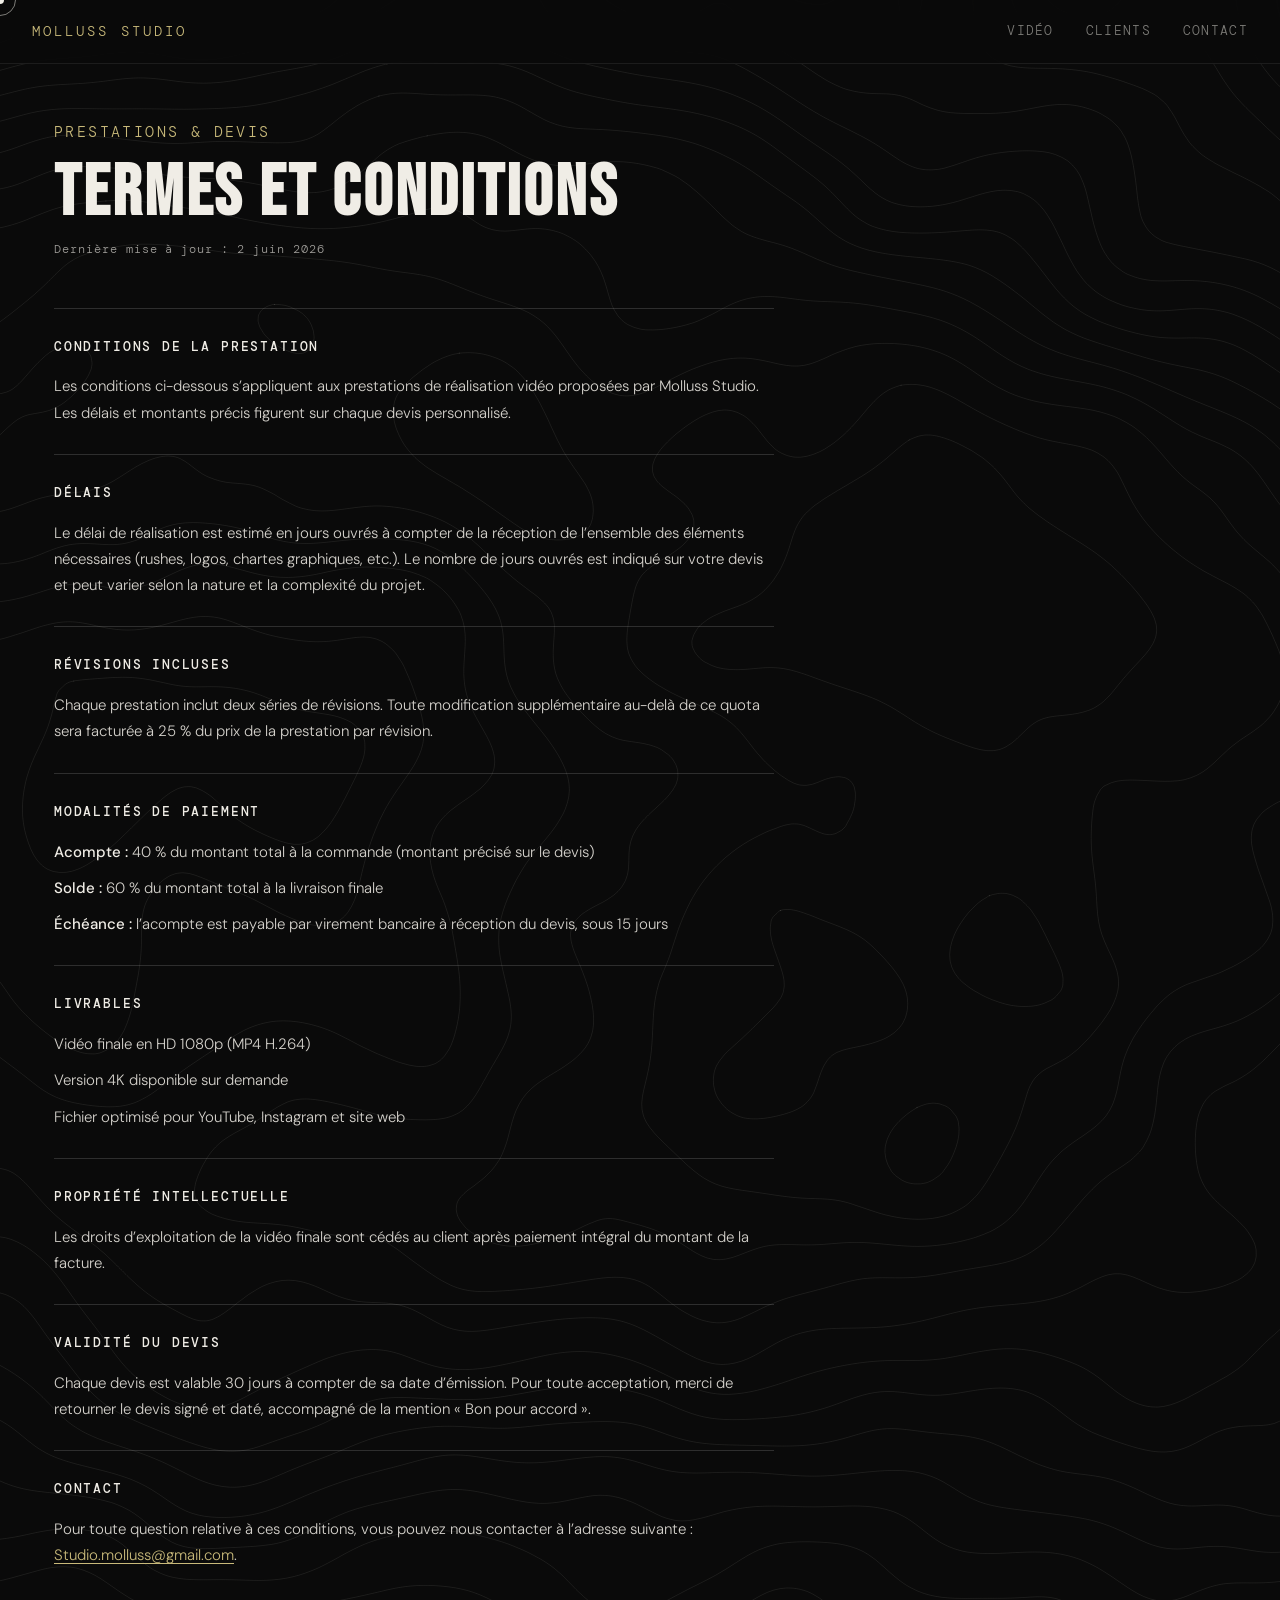
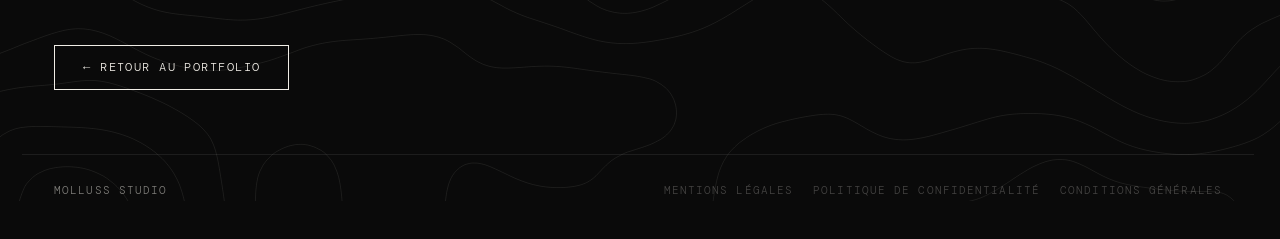
<file: cgv.html>
<!DOCTYPE html>
<html lang="fr">
<head>
  <meta charset="UTF-8">
  <meta name="viewport" content="width=device-width, initial-scale=1.0">
  <title>Conditions générales de vente — Molluss Studio</title>
  <meta name="description" content="Conditions générales de vente et termes de prestation de Molluss Studio.">
  <meta property="og:type" content="website">
  <meta property="og:site_name" content="Molluss Studio">
  <meta property="og:url" content="https://www.molluss-studio.fr/cgv.html">
  <meta property="og:title" content="Conditions générales de vente — Molluss Studio">
  <meta property="og:description" content="Conditions générales de vente et termes de prestation de Molluss Studio.">
  <meta property="og:image" content="https://www.molluss-studio.fr/assets/molluss-og.jpg">
  <meta property="og:image:secure_url" content="https://www.molluss-studio.fr/assets/molluss-og.jpg">
  <meta property="og:image:type" content="image/jpeg">
  <meta property="og:image:width" content="1200">
  <meta property="og:image:height" content="630">
  <meta property="og:image:alt" content="Molluss Studio — Montage vidéo freelance">
  <meta name="twitter:card" content="summary_large_image">
  <meta name="twitter:site" content="@Molluss_studio">
  <meta name="twitter:creator" content="@Molluss_studio">
  <meta name="twitter:domain" content="www.molluss-studio.fr">
  <meta name="twitter:url" content="https://www.molluss-studio.fr/cgv.html">
  <meta name="twitter:title" content="Conditions générales de vente — Molluss Studio">
  <meta name="twitter:description" content="Conditions générales de vente et termes de prestation de Molluss Studio.">
  <meta name="twitter:image" content="https://www.molluss-studio.fr/assets/molluss-og.jpg">
  <meta name="twitter:image:alt" content="Molluss Studio — Montage vidéo freelance">
  <link rel="preconnect" href="https://fonts.googleapis.com">
  <link rel="preconnect" href="https://fonts.gstatic.com" crossorigin>
  <link href="https://fonts.googleapis.com/css2?family=Bebas+Neue&family=DM+Mono:ital,wght@0,300;0,400;0,500;1,300&family=DM+Sans:ital,opsz,wght@0,9..40,300;0,9..40,400;0,9..40,500;1,9..40,300&display=block" rel="stylesheet">
  <link rel="stylesheet" href="css/styles.css?v=39">
  <script src="js/fonts-ready.js"></script>
</head>
<body class="is-loaded">
  <div class="cursor-dot" aria-hidden="true"></div>
  <div class="cursor-ring" aria-hidden="true"></div>
  <div class="cursor-label" aria-hidden="true"></div>

  <svg class="topo-bg" xmlns="http://www.w3.org/2000/svg" viewBox="0 0 3600 2700" preserveAspectRatio="xMidYMid slice" aria-hidden="true">
    <g id="topo-lines" fill="none" stroke-linecap="round" stroke-linejoin="round"></g>
  </svg>

  <nav class="nav">
    <a href="index.html" class="nav-logo">Molluss Studio</a>
    <ul class="nav-links">
      <li><a href="index.html#video">Vidéo</a></li>
      <li><a href="index.html#temoignages">Clients</a></li>
      <li><a href="index.html#contact">Contact</a></li>
    </ul>
  </nav>

  <main class="page page-legal">
    <article class="legal">
      <p class="legal-label">Prestations &amp; devis</p>
      <h1 class="legal-title">Termes et conditions</h1>
      <p class="legal-updated">Dernière mise à jour : 2 juin 2026</p>

      <section class="legal-section legal-section-first">
        <h2>Conditions de la prestation</h2>
        <p>Les conditions ci-dessous s’appliquent aux prestations de réalisation vidéo proposées par Molluss Studio. Les délais et montants précis figurent sur chaque devis personnalisé.</p>
      </section>

      <section class="legal-section">
        <h2>Délais</h2>
        <p>Le délai de réalisation est estimé en jours ouvrés à compter de la réception de l’ensemble des éléments nécessaires (rushes, logos, chartes graphiques, etc.). Le nombre de jours ouvrés est indiqué sur votre devis et peut varier selon la nature et la complexité du projet.</p>
      </section>

      <section class="legal-section">
        <h2>Révisions incluses</h2>
        <p>Chaque prestation inclut deux séries de révisions. Toute modification supplémentaire au-delà de ce quota sera facturée à 25&nbsp;% du prix de la prestation par révision.</p>
      </section>

      <section class="legal-section">
        <h2>Modalités de paiement</h2>
        <ul class="legal-list">
          <li><strong>Acompte :</strong> 40&nbsp;% du montant total à la commande (montant précisé sur le devis)</li>
          <li><strong>Solde :</strong> 60&nbsp;% du montant total à la livraison finale</li>
          <li><strong>Échéance :</strong> l’acompte est payable par virement bancaire à réception du devis, sous 15 jours</li>
        </ul>
      </section>

      <section class="legal-section">
        <h2>Livrables</h2>
        <ul class="legal-list">
          <li>Vidéo finale en HD 1080p (MP4 H.264)</li>
          <li>Version 4K disponible sur demande</li>
          <li>Fichier optimisé pour YouTube, Instagram et site web</li>
        </ul>
      </section>

      <section class="legal-section">
        <h2>Propriété intellectuelle</h2>
        <p>Les droits d’exploitation de la vidéo finale sont cédés au client après paiement intégral du montant de la facture.</p>
      </section>

      <section class="legal-section">
        <h2>Validité du devis</h2>
        <p>Chaque devis est valable 30 jours à compter de sa date d’émission. Pour toute acceptation, merci de retourner le devis signé et daté, accompagné de la mention «&nbsp;Bon pour accord&nbsp;».</p>
      </section>

      <section class="legal-section">
        <h2>Contact</h2>
        <p>Pour toute question relative à ces conditions, vous pouvez nous contacter à l’adresse suivante : <a href="mailto:Studio.molluss@gmail.com">Studio.molluss@gmail.com</a>.</p>
      </section>

      <p class="legal-back"><a href="index.html" class="btn-primary">← Retour au portfolio</a></p>
    </article>
  </main>

  <footer class="footer">
    <p class="footer-brand">Molluss Studio</p>
    <div class="footer-links">
      <a href="mentions-legales.html" class="footer-link">
        <span class="footer-link-full">Mentions légales</span>
        <span class="footer-link-short" aria-hidden="true">Mentions</span>
      </a>
      <a href="politique-confidentialite.html" class="footer-link">
        <span class="footer-link-full">Politique de confidentialité</span>
        <span class="footer-link-short" aria-hidden="true">Confidentialité</span>
      </a>
      <a href="cgv.html" class="footer-link">
        <span class="footer-link-full">Conditions générales</span>
        <span class="footer-link-short" aria-hidden="true">CGV</span>
      </a>
    </div>
  </footer>

  <script src="js/topo-mount.js"></script>
  <script src="js/topo-parallax.js"></script>
  <script src="js/scroll-top.js?v=1"></script>
  <script src="js/main.js"></script>
</body>
</html>
</file>
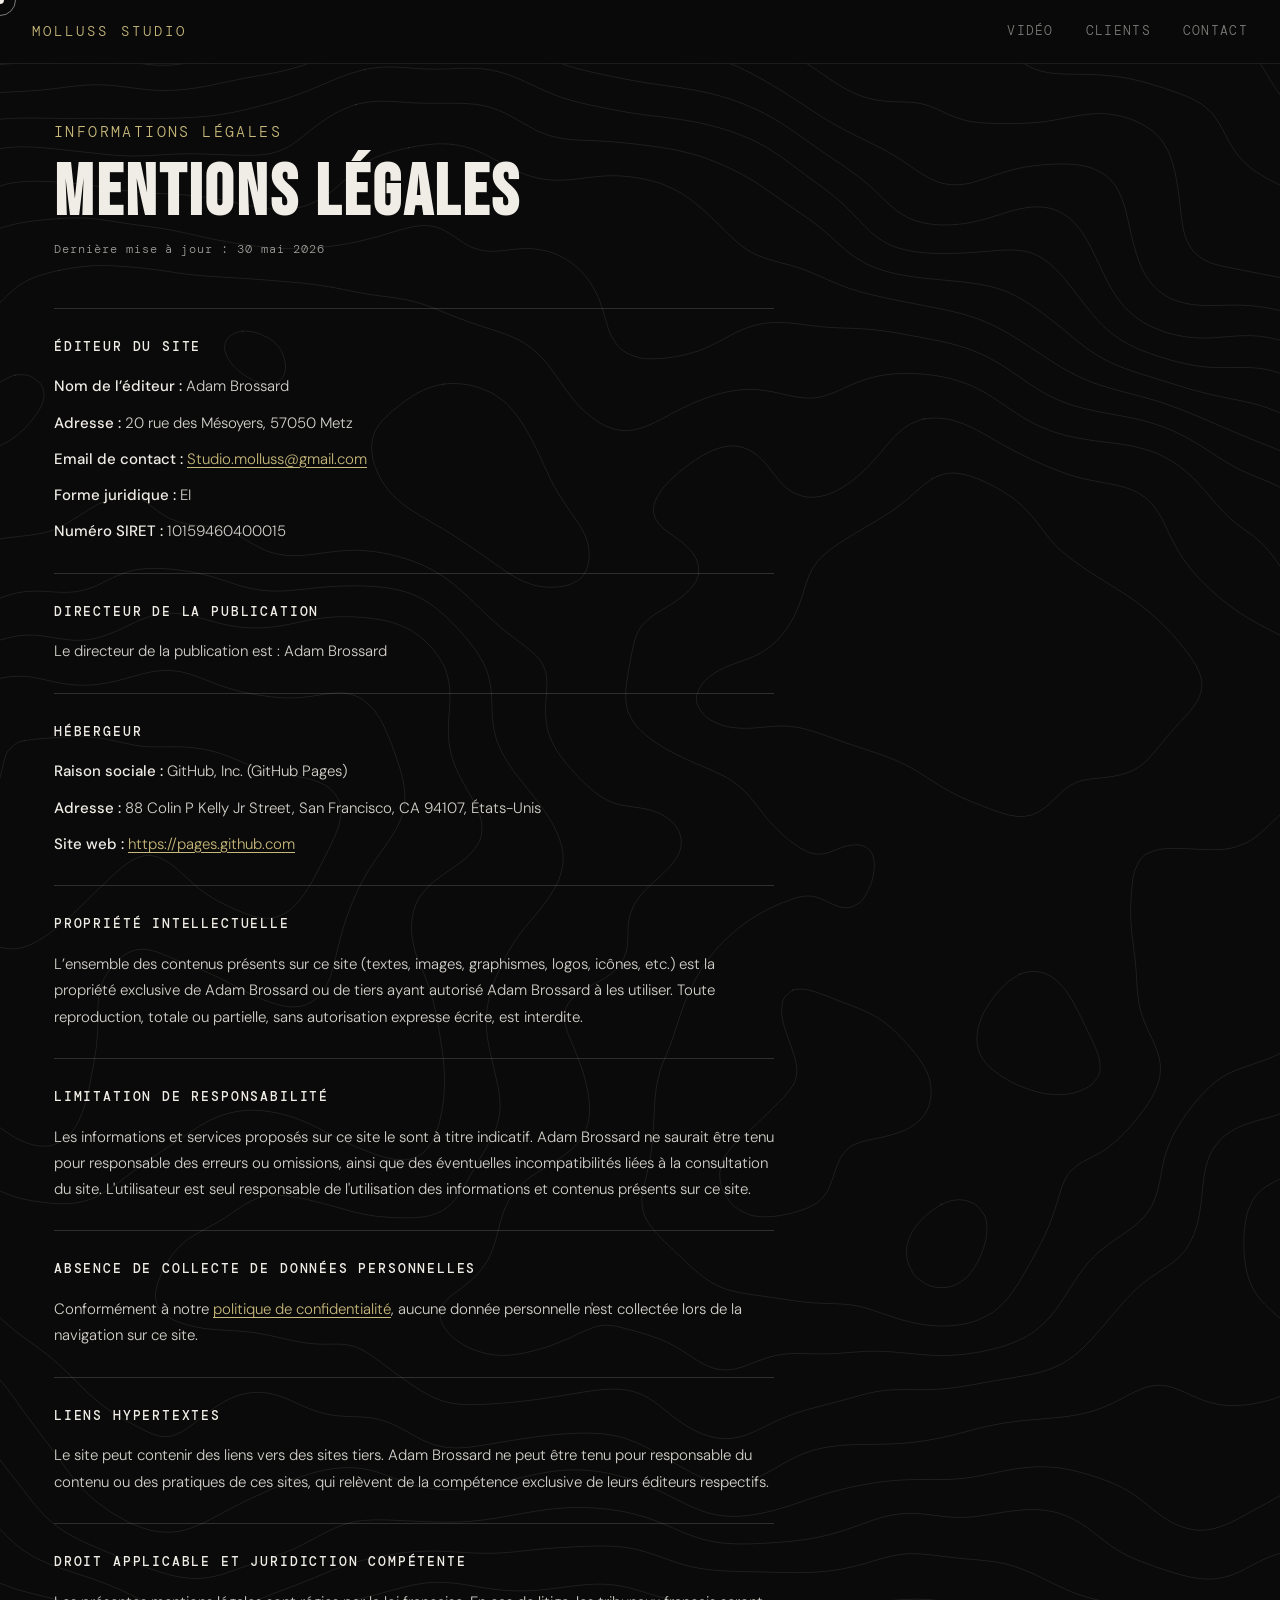
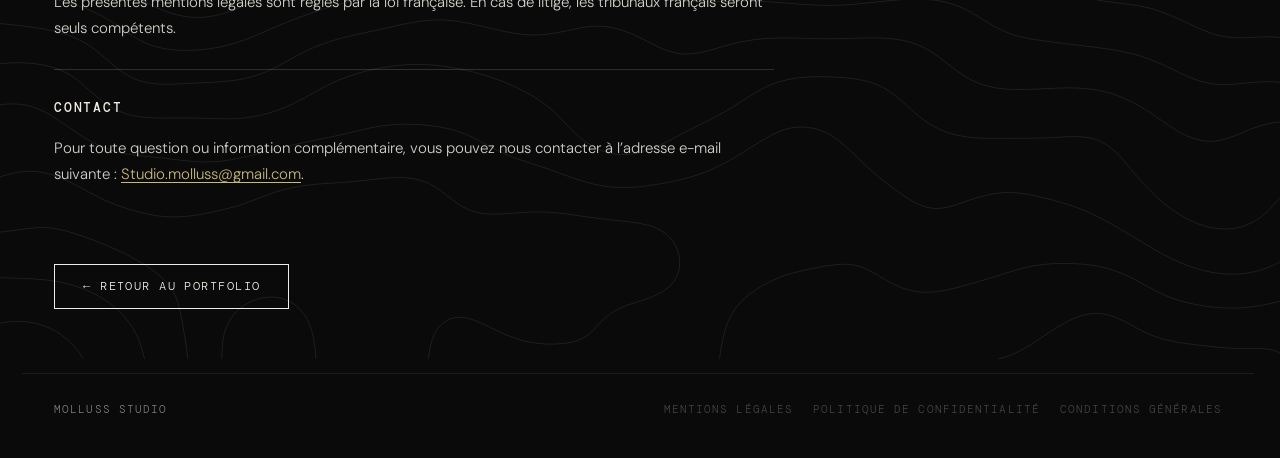
<file: mentions-legales.html>
<!DOCTYPE html>
<html lang="fr">
<head>
  <meta charset="UTF-8">
  <meta name="viewport" content="width=device-width, initial-scale=1.0">
  <title>Mentions légales — Molluss Studio</title>
  <meta name="description" content="Mentions légales du site Molluss Studio.">
  <meta property="og:type" content="website">
  <meta property="og:site_name" content="Molluss Studio">
  <meta property="og:url" content="https://www.molluss-studio.fr/mentions-legales.html">
  <meta property="og:title" content="Mentions légales — Molluss Studio">
  <meta property="og:description" content="Mentions légales du site Molluss Studio.">
  <meta property="og:image" content="https://www.molluss-studio.fr/assets/molluss-og.jpg">
  <meta property="og:image:secure_url" content="https://www.molluss-studio.fr/assets/molluss-og.jpg">
  <meta property="og:image:type" content="image/jpeg">
  <meta property="og:image:width" content="1200">
  <meta property="og:image:height" content="630">
  <meta property="og:image:alt" content="Molluss Studio — Montage vidéo freelance">
  <meta name="twitter:card" content="summary_large_image">
  <meta name="twitter:site" content="@Molluss_studio">
  <meta name="twitter:creator" content="@Molluss_studio">
  <meta name="twitter:domain" content="www.molluss-studio.fr">
  <meta name="twitter:url" content="https://www.molluss-studio.fr/mentions-legales.html">
  <meta name="twitter:title" content="Mentions légales — Molluss Studio">
  <meta name="twitter:description" content="Mentions légales du site Molluss Studio.">
  <meta name="twitter:image" content="https://www.molluss-studio.fr/assets/molluss-og.jpg">
  <meta name="twitter:image:alt" content="Molluss Studio — Montage vidéo freelance">
  <link rel="preconnect" href="https://fonts.googleapis.com">
  <link rel="preconnect" href="https://fonts.gstatic.com" crossorigin>
  <link href="https://fonts.googleapis.com/css2?family=Bebas+Neue&family=DM+Mono:ital,wght@0,300;0,400;0,500;1,300&family=DM+Sans:ital,opsz,wght@0,9..40,300;0,9..40,400;0,9..40,500;1,9..40,300&display=block" rel="stylesheet">
  <link rel="stylesheet" href="css/styles.css?v=38">
  <script src="js/fonts-ready.js"></script>
</head>
<body class="is-loaded">
  <div class="cursor-dot" aria-hidden="true"></div>
  <div class="cursor-ring" aria-hidden="true"></div>
  <div class="cursor-label" aria-hidden="true"></div>

  <svg class="topo-bg" xmlns="http://www.w3.org/2000/svg" viewBox="0 0 3600 2700" preserveAspectRatio="xMidYMid slice" aria-hidden="true">
    <g id="topo-lines" fill="none" stroke-linecap="round" stroke-linejoin="round"></g>
  </svg>

  <nav class="nav">
    <a href="index.html" class="nav-logo">Molluss Studio</a>
    <ul class="nav-links">
      <li><a href="index.html#video">Vidéo</a></li>
      <li><a href="index.html#temoignages">Clients</a></li>
      <li><a href="index.html#contact">Contact</a></li>
    </ul>
  </nav>

  <main class="page page-legal">
    <article class="legal">
      <p class="legal-label">Informations légales</p>
      <h1 class="legal-title">Mentions légales</h1>
      <p class="legal-updated">Dernière mise à jour : 30 mai 2026</p>

      <section class="legal-section">
        <h2>Éditeur du site</h2>
        <ul class="legal-list">
          <li><strong>Nom de l’éditeur :</strong> Adam Brossard</li>
          <li><strong>Adresse :</strong> 20 rue des Mésoyers, 57050 Metz</li>
          <li><strong>Email de contact :</strong> <a href="mailto:Studio.molluss@gmail.com">Studio.molluss@gmail.com</a></li>
          <li><strong>Forme juridique :</strong> EI</li>
          <li><strong>Numéro SIRET :</strong> 10159460400015</li>
        </ul>
      </section>

      <section class="legal-section">
        <h2>Directeur de la publication</h2>
        <p>Le directeur de la publication est : Adam Brossard</p>
      </section>

      <section class="legal-section">
        <h2>Hébergeur</h2>
        <ul class="legal-list">
          <li><strong>Raison sociale :</strong> GitHub, Inc. (GitHub Pages)</li>
          <li><strong>Adresse :</strong> 88 Colin P Kelly Jr Street, San Francisco, CA 94107, États-Unis</li>
          <li><strong>Site web :</strong> <a href="https://pages.github.com" rel="noopener noreferrer">https://pages.github.com</a></li>
        </ul>
      </section>

      <section class="legal-section">
        <h2>Propriété intellectuelle</h2>
        <p>L’ensemble des contenus présents sur ce site (textes, images, graphismes, logos, icônes, etc.) est la propriété exclusive de Adam Brossard ou de tiers ayant autorisé Adam Brossard à les utiliser. Toute reproduction, totale ou partielle, sans autorisation expresse écrite, est interdite.</p>
      </section>

      <section class="legal-section">
        <h2>Limitation de responsabilité</h2>
        <p>Les informations et services proposés sur ce site le sont à titre indicatif. Adam Brossard ne saurait être tenu pour responsable des erreurs ou omissions, ainsi que des éventuelles incompatibilités liées à la consultation du site. L'utilisateur est seul responsable de l'utilisation des informations et contenus présents sur ce site.</p>
      </section>

      <section class="legal-section">
        <h2>Absence de collecte de données personnelles</h2>
        <p>Conformément à notre <a href="politique-confidentialite.html">politique de confidentialité</a>, aucune donnée personnelle n'est collectée lors de la navigation sur ce site.</p>
      </section>

      <section class="legal-section">
        <h2>Liens hypertextes</h2>
        <p>Le site peut contenir des liens vers des sites tiers. Adam Brossard ne peut être tenu pour responsable du contenu ou des pratiques de ces sites, qui relèvent de la compétence exclusive de leurs éditeurs respectifs.</p>
      </section>

      <section class="legal-section">
        <h2>Droit applicable et juridiction compétente</h2>
        <p>Les présentes mentions légales sont régies par la loi française. En cas de litige, les tribunaux français seront seuls compétents.</p>
      </section>

      <section class="legal-section">
        <h2>Contact</h2>
        <p>Pour toute question ou information complémentaire, vous pouvez nous contacter à l’adresse e-mail suivante : <a href="mailto:Studio.molluss@gmail.com">Studio.molluss@gmail.com</a>.</p>
      </section>

      <p class="legal-back"><a href="index.html" class="btn-primary">← Retour au portfolio</a></p>
    </article>
  </main>

  <footer class="footer">
    <p class="footer-brand">Molluss Studio</p>
    <div class="footer-links">
      <a href="mentions-legales.html" class="footer-link">
        <span class="footer-link-full">Mentions légales</span>
        <span class="footer-link-short" aria-hidden="true">Mentions</span>
      </a>
      <a href="politique-confidentialite.html" class="footer-link">
        <span class="footer-link-full">Politique de confidentialité</span>
        <span class="footer-link-short" aria-hidden="true">Confidentialité</span>
      </a>
      <a href="cgv.html" class="footer-link">
        <span class="footer-link-full">Conditions générales</span>
        <span class="footer-link-short" aria-hidden="true">CGV</span>
      </a>
    </div>
  </footer>

  <script src="js/topo-mount.js"></script>
  <script src="js/topo-parallax.js"></script>
  <script src="js/scroll-top.js?v=1"></script>
  <script src="js/main.js"></script>
</body>
</html>
</file>
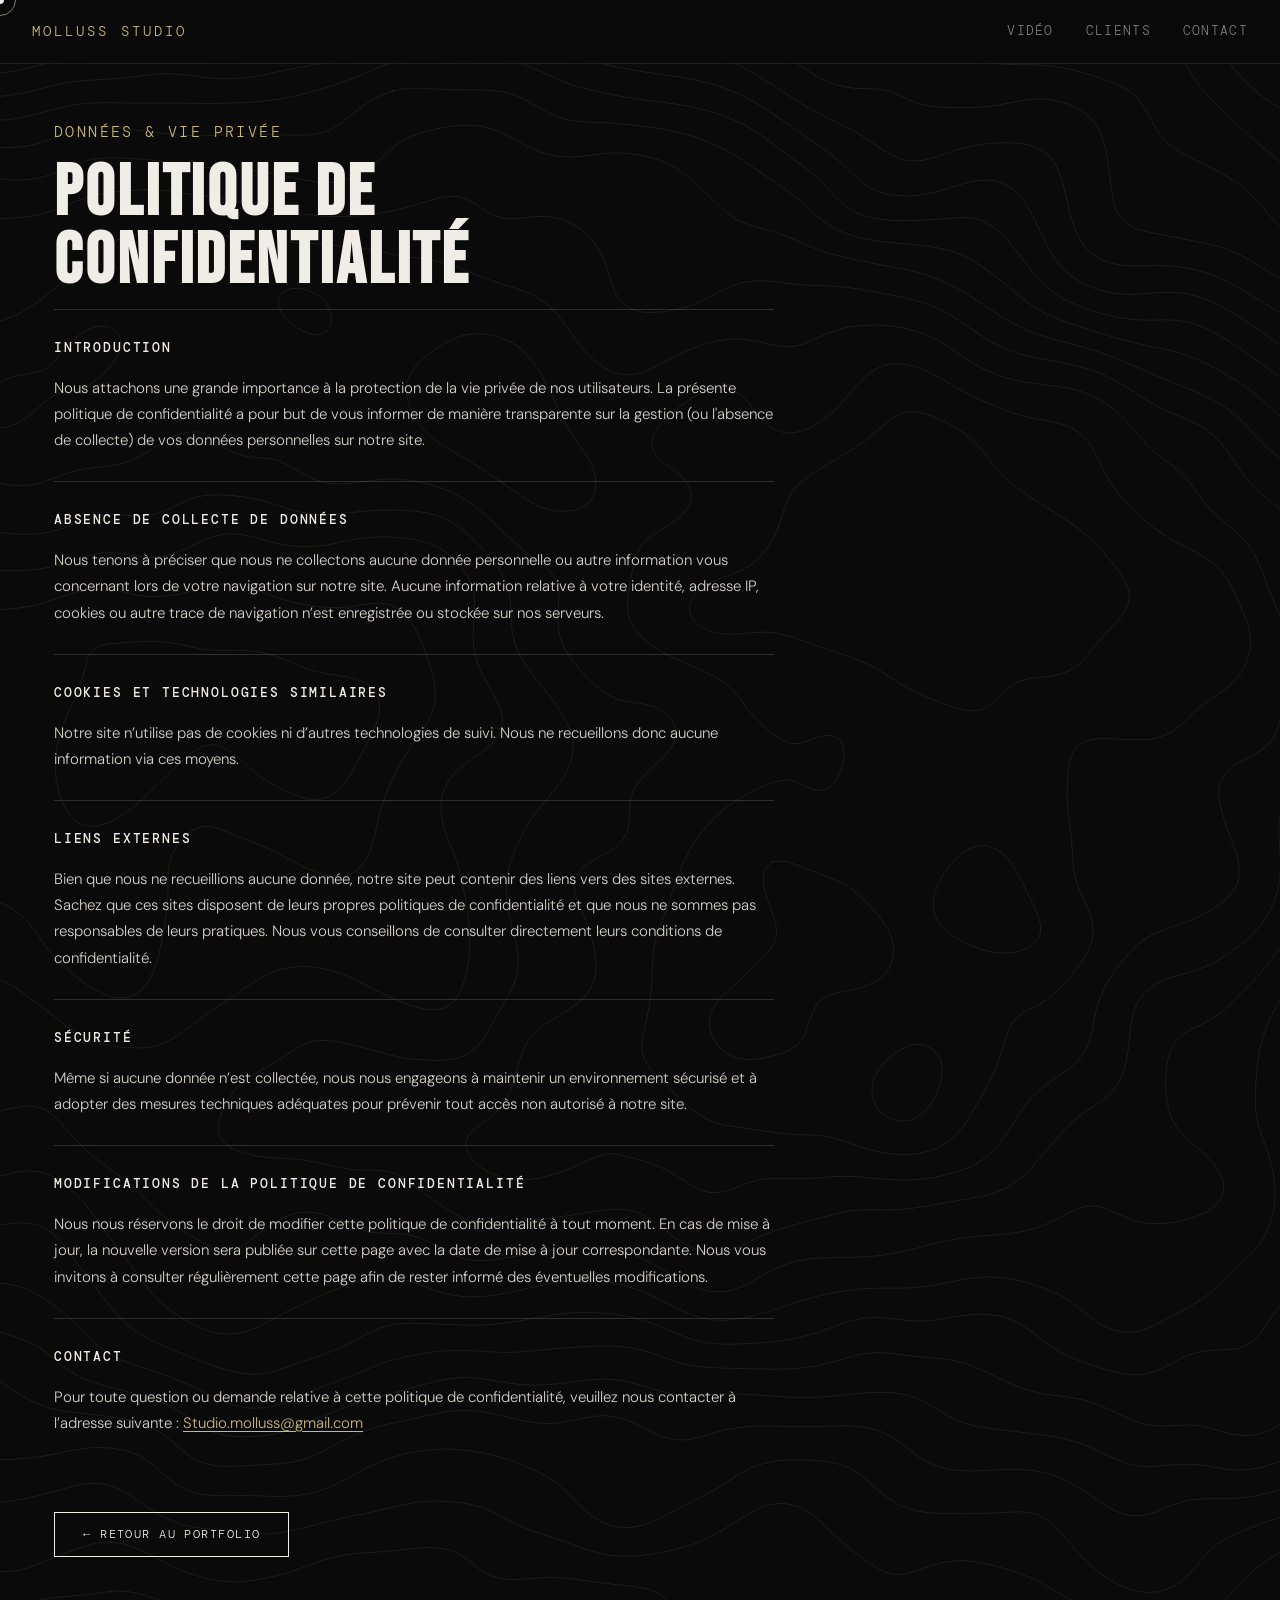
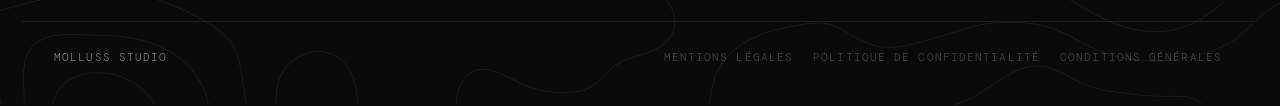
<file: politique-confidentialite.html>
<!DOCTYPE html>
<html lang="fr">
<head>
  <meta charset="UTF-8">
  <meta name="viewport" content="width=device-width, initial-scale=1.0">
  <title>Politique de confidentialité — Molluss Studio</title>
  <meta name="description" content="Politique de confidentialité du site Molluss Studio.">
  <meta property="og:type" content="website">
  <meta property="og:site_name" content="Molluss Studio">
  <meta property="og:url" content="https://www.molluss-studio.fr/politique-confidentialite.html">
  <meta property="og:title" content="Politique de confidentialité — Molluss Studio">
  <meta property="og:description" content="Politique de confidentialité du site Molluss Studio.">
  <meta property="og:image" content="https://www.molluss-studio.fr/assets/molluss-og.jpg">
  <meta property="og:image:secure_url" content="https://www.molluss-studio.fr/assets/molluss-og.jpg">
  <meta property="og:image:type" content="image/jpeg">
  <meta property="og:image:width" content="1200">
  <meta property="og:image:height" content="630">
  <meta property="og:image:alt" content="Molluss Studio — Montage vidéo freelance">
  <meta name="twitter:card" content="summary_large_image">
  <meta name="twitter:site" content="@Molluss_studio">
  <meta name="twitter:creator" content="@Molluss_studio">
  <meta name="twitter:domain" content="www.molluss-studio.fr">
  <meta name="twitter:url" content="https://www.molluss-studio.fr/politique-confidentialite.html">
  <meta name="twitter:title" content="Politique de confidentialité — Molluss Studio">
  <meta name="twitter:description" content="Politique de confidentialité du site Molluss Studio.">
  <meta name="twitter:image" content="https://www.molluss-studio.fr/assets/molluss-og.jpg">
  <meta name="twitter:image:alt" content="Molluss Studio — Montage vidéo freelance">
  <link rel="preconnect" href="https://fonts.googleapis.com">
  <link rel="preconnect" href="https://fonts.gstatic.com" crossorigin>
  <link href="https://fonts.googleapis.com/css2?family=Bebas+Neue&family=DM+Mono:ital,wght@0,300;0,400;0,500;1,300&family=DM+Sans:ital,opsz,wght@0,9..40,300;0,9..40,400;0,9..40,500;1,9..40,300&display=block" rel="stylesheet">
  <link rel="stylesheet" href="css/styles.css?v=38">
  <script src="js/fonts-ready.js"></script>
</head>
<body class="is-loaded">
  <div class="cursor-dot" aria-hidden="true"></div>
  <div class="cursor-ring" aria-hidden="true"></div>
  <div class="cursor-label" aria-hidden="true"></div>

  <svg class="topo-bg" xmlns="http://www.w3.org/2000/svg" viewBox="0 0 3600 2700" preserveAspectRatio="xMidYMid slice" aria-hidden="true">
    <g id="topo-lines" fill="none" stroke-linecap="round" stroke-linejoin="round"></g>
  </svg>

  <nav class="nav">
    <a href="index.html" class="nav-logo">Molluss Studio</a>
    <ul class="nav-links">
      <li><a href="index.html#video">Vidéo</a></li>
      <li><a href="index.html#temoignages">Clients</a></li>
      <li><a href="index.html#contact">Contact</a></li>
    </ul>
  </nav>

  <main class="page page-legal">
    <article class="legal">
      <p class="legal-label">Données &amp; vie privée</p>
      <h1 class="legal-title">Politique de confidentialité</h1>

      <section class="legal-section legal-section-first">
        <h2>Introduction</h2>
        <p>Nous attachons une grande importance à la protection de la vie privée de nos utilisateurs. La présente politique de confidentialité a pour but de vous informer de manière transparente sur la gestion (ou l'absence de collecte) de vos données personnelles sur notre site.</p>
      </section>

      <section class="legal-section">
        <h2>Absence de collecte de données</h2>
        <p>Nous tenons à préciser que nous ne collectons aucune donnée personnelle ou autre information vous concernant lors de votre navigation sur notre site. Aucune information relative à votre identité, adresse IP, cookies ou autre trace de navigation n’est enregistrée ou stockée sur nos serveurs.</p>
      </section>

      <section class="legal-section">
        <h2>Cookies et technologies similaires</h2>
        <p>Notre site n’utilise pas de cookies ni d’autres technologies de suivi. Nous ne recueillons donc aucune information via ces moyens.</p>
      </section>

      <section class="legal-section">
        <h2>Liens externes</h2>
        <p>Bien que nous ne recueillions aucune donnée, notre site peut contenir des liens vers des sites externes. Sachez que ces sites disposent de leurs propres politiques de confidentialité et que nous ne sommes pas responsables de leurs pratiques. Nous vous conseillons de consulter directement leurs conditions de confidentialité.</p>
      </section>

      <section class="legal-section">
        <h2>Sécurité</h2>
        <p>Même si aucune donnée n’est collectée, nous nous engageons à maintenir un environnement sécurisé et à adopter des mesures techniques adéquates pour prévenir tout accès non autorisé à notre site.</p>
      </section>

      <section class="legal-section">
        <h2>Modifications de la politique de confidentialité</h2>
        <p>Nous nous réservons le droit de modifier cette politique de confidentialité à tout moment. En cas de mise à jour, la nouvelle version sera publiée sur cette page avec la date de mise à jour correspondante. Nous vous invitons à consulter régulièrement cette page afin de rester informé des éventuelles modifications.</p>
      </section>

      <section class="legal-section">
        <h2>Contact</h2>
        <p>Pour toute question ou demande relative à cette politique de confidentialité, veuillez nous contacter à l’adresse suivante : <a href="mailto:Studio.molluss@gmail.com">Studio.molluss@gmail.com</a></p>
      </section>

      <p class="legal-back"><a href="index.html" class="btn-primary">← Retour au portfolio</a></p>
    </article>
  </main>

  <footer class="footer">
    <p class="footer-brand">Molluss Studio</p>
    <div class="footer-links">
      <a href="mentions-legales.html" class="footer-link">
        <span class="footer-link-full">Mentions légales</span>
        <span class="footer-link-short" aria-hidden="true">Mentions</span>
      </a>
      <a href="politique-confidentialite.html" class="footer-link">
        <span class="footer-link-full">Politique de confidentialité</span>
        <span class="footer-link-short" aria-hidden="true">Confidentialité</span>
      </a>
      <a href="cgv.html" class="footer-link">
        <span class="footer-link-full">Conditions générales</span>
        <span class="footer-link-short" aria-hidden="true">CGV</span>
      </a>
    </div>
  </footer>

  <script src="js/topo-mount.js"></script>
  <script src="js/topo-parallax.js"></script>
  <script src="js/scroll-top.js?v=1"></script>
  <script src="js/main.js"></script>
</body>
</html>
</file>
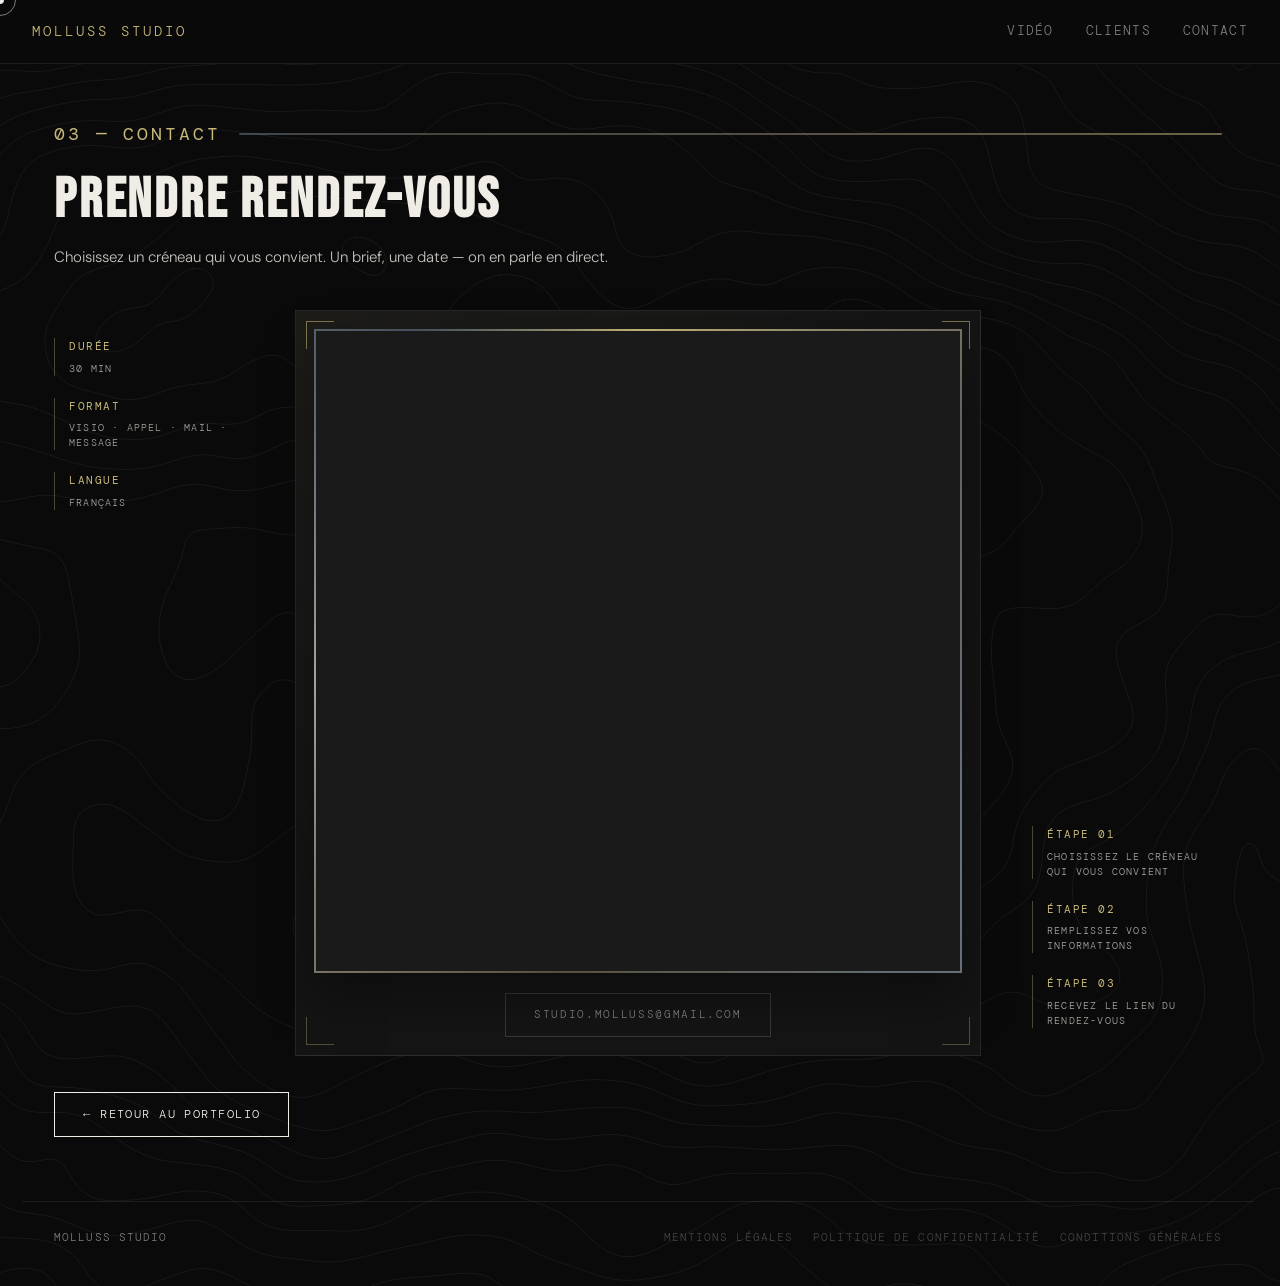
<file: rdv.html>
<!DOCTYPE html>
<html lang="fr">
<head>
  <meta charset="UTF-8">
  <meta name="viewport" content="width=device-width, initial-scale=1.0">
  <title>Prendre rendez-vous — Molluss Studio</title>
  <meta name="description" content="Prenez rendez-vous avec Molluss Studio — montage vidéo freelance. Réservez un créneau via Calendly.">
  <meta property="og:type" content="website">
  <meta property="og:site_name" content="Molluss Studio">
  <meta property="og:url" content="https://www.molluss-studio.fr/rdv.html">
  <meta property="og:title" content="Prendre rendez-vous — Molluss Studio">
  <meta property="og:description" content="Prenez rendez-vous avec Molluss Studio — montage vidéo freelance. Réservez un créneau via Calendly.">
  <meta property="og:image" content="https://www.molluss-studio.fr/assets/molluss-og.jpg">
  <meta property="og:image:secure_url" content="https://www.molluss-studio.fr/assets/molluss-og.jpg">
  <meta property="og:image:type" content="image/jpeg">
  <meta property="og:image:width" content="1200">
  <meta property="og:image:height" content="630">
  <meta property="og:image:alt" content="Molluss Studio — Montage vidéo freelance">
  <meta name="twitter:card" content="summary_large_image">
  <meta name="twitter:site" content="@Molluss_studio">
  <meta name="twitter:creator" content="@Molluss_studio">
  <meta name="twitter:domain" content="www.molluss-studio.fr">
  <meta name="twitter:url" content="https://www.molluss-studio.fr/rdv.html">
  <meta name="twitter:title" content="Prendre rendez-vous — Molluss Studio">
  <meta name="twitter:description" content="Prenez rendez-vous avec Molluss Studio — montage vidéo freelance. Réservez un créneau via Calendly.">
  <meta name="twitter:image" content="https://www.molluss-studio.fr/assets/molluss-og.jpg">
  <meta name="twitter:image:alt" content="Molluss Studio — Montage vidéo freelance">
  <link rel="preconnect" href="https://fonts.googleapis.com">
  <link rel="preconnect" href="https://fonts.gstatic.com" crossorigin>
  <link href="https://fonts.googleapis.com/css2?family=Bebas+Neue&family=DM+Mono:ital,wght@0,300;0,400;0,500;1,300&family=DM+Sans:ital,opsz,wght@0,9..40,300;0,9..40,400;0,9..40,500;1,9..40,300&display=block" rel="stylesheet">
  <link rel="stylesheet" href="css/styles.css?v=38">
  <script src="js/fonts-ready.js"></script>
  <link href="https://assets.calendly.com/assets/external/widget.css" rel="stylesheet">
</head>
<body class="is-loaded">
  <div class="cursor-dot" aria-hidden="true"></div>
  <div class="cursor-ring" aria-hidden="true"></div>
  <div class="cursor-label" aria-hidden="true"></div>

  <svg class="topo-bg" xmlns="http://www.w3.org/2000/svg" viewBox="0 0 3600 2700" preserveAspectRatio="xMidYMid slice" aria-hidden="true">
    <g id="topo-lines" fill="none" stroke-linecap="round" stroke-linejoin="round"></g>
  </svg>

  <nav class="nav">
    <a href="index.html" class="nav-logo">Molluss Studio</a>
    <ul class="nav-links">
      <li><a href="index.html#video">Vidéo</a></li>
      <li><a href="index.html#temoignages">Clients</a></li>
      <li><a href="index.html#contact">Contact</a></li>
    </ul>
  </nav>

  <main class="page page-rdv">
    <header class="rdv-header reveal">
      <div class="section-label">
        <span class="section-label-text">03 — Contact</span>
        <span class="section-label-line" aria-hidden="true"></span>
      </div>
      <h1 class="section-title">Prendre rendez-vous</h1>
      <p class="rdv-desc">Choisissez un créneau qui vous convient. Un brief, une date — on en parle en direct.</p>
    </header>

    <div class="rdv-layout reveal">
      <aside class="rdv-deco rdv-deco-left" aria-hidden="true">
        <ul class="rdv-deco-list">
          <li class="rdv-deco-item">
            <strong>Durée</strong>
            <span>30 min</span>
          </li>
          <li class="rdv-deco-item">
            <strong>Format</strong>
            <span>Visio · Appel · Mail · Message</span>
          </li>
          <li class="rdv-deco-item">
            <strong>Langue</strong>
            <span>Français</span>
          </li>
        </ul>
      </aside>

      <div class="rdv-panel">
        <div class="rdv-panel-frame">
          <span class="rdv-corner rdv-corner-tl" aria-hidden="true"></span>
          <span class="rdv-corner rdv-corner-tr" aria-hidden="true"></span>
          <span class="rdv-corner rdv-corner-bl" aria-hidden="true"></span>
          <span class="rdv-corner rdv-corner-br" aria-hidden="true"></span>

          <div class="rdv-shell">
            <span class="video-frame-border" aria-hidden="true"></span>
            <div class="rdv-calendly">
              <div
                class="calendly-inline-widget"
                data-url="https://calendly.com/studio-molluss?background_color=0a0a0a&text_color=f0ede6&primary_color=c8b97a"
              ></div>
            </div>
          </div>
          <div class="contact-actions rdv-panel-mail">
            <a href="mailto:studio.molluss@gmail.com" class="btn-ghost">studio.molluss@gmail.com</a>
          </div>
        </div>
      </div>

      <aside class="rdv-deco rdv-deco-right" aria-hidden="true">
        <ul class="rdv-deco-list">
          <li class="rdv-deco-item">
            <strong>Étape 01</strong>
            <span>Choisissez le créneau qui vous convient</span>
          </li>
          <li class="rdv-deco-item">
            <strong>Étape 02</strong>
            <span>Remplissez vos informations</span>
          </li>
          <li class="rdv-deco-item">
            <strong>Étape 03</strong>
            <span>Recevez le lien du rendez-vous</span>
          </li>
        </ul>
      </aside>
    </div>

    <p class="legal-back reveal"><a href="index.html#contact" class="btn-primary">← Retour au portfolio</a></p>
  </main>

  <footer class="footer">
    <p class="footer-brand">Molluss Studio</p>
    <div class="footer-links">
      <a href="mentions-legales.html" class="footer-link">
        <span class="footer-link-full">Mentions légales</span>
        <span class="footer-link-short" aria-hidden="true">Mentions</span>
      </a>
      <a href="politique-confidentialite.html" class="footer-link">
        <span class="footer-link-full">Politique de confidentialité</span>
        <span class="footer-link-short" aria-hidden="true">Confidentialité</span>
      </a>
      <a href="cgv.html" class="footer-link">
        <span class="footer-link-full">Conditions générales</span>
        <span class="footer-link-short" aria-hidden="true">CGV</span>
      </a>
    </div>
  </footer>

  <script src="https://assets.calendly.com/assets/external/widget.js" type="text/javascript" async></script>
  <script src="js/rdv-calendly.js?v=2"></script>
  <script src="js/topo-mount.js"></script>
  <script src="js/topo-parallax.js"></script>
  <script src="js/scroll-top.js?v=1"></script>
  <script src="js/main.js"></script>
</body>
</html>
</file>
<file: css/styles.css>
*, *::before, *::after { box-sizing: border-box; margin: 0; padding: 0; }

:root {
  --black: #0A0A0A;
  --black-2: #111111;
  --black-3: #1A1A1A;
  --surface: #141414;
  --surface-2: #1E1E1E;
  --border: rgba(255,255,255,0.08);
  --border-strong: rgba(255,255,255,0.15);
  --white: #F0EDE6;
  --white-muted: rgba(240,237,230,0.5);
  --white-dim: rgba(240,237,230,0.25);
  --accent: #C8B97A;
  --accent-dim: rgba(200,185,122,0.15);
  --font-display: 'Bebas Neue', sans-serif;
  --font-body: 'DM Sans', sans-serif;
  --font-mono: 'DM Mono', monospace;
  --ease-out: cubic-bezier(0.16, 1, 0.3, 1);
  --max-width: min(1640px, calc(100vw - 48px));
  --margin-x: clamp(20px, 2.5vw, 40px);
}

html {
  scroll-behavior: smooth;
  scrollbar-gutter: stable;
}

body {
  background: var(--black);
  color: var(--white);
  font-family: var(--font-body);
  font-size: 15px;
  font-weight: 300;
  line-height: 1.6;
  min-height: 100vh;
  overflow-x: hidden;
}

@media (pointer: fine) {
  html,
  html * {
    cursor: none !important;
  }
}

@media (pointer: coarse) {
  body { cursor: auto; }
  .cursor-dot, .cursor-ring, .cursor-label { display: none !important; }
  .video-placeholder { cursor: pointer; }
}

a { color: inherit; text-decoration: none; }

.topo-bg {
  position: fixed;
  top: 0;
  left: 0;
  width: 100%;
  min-height: 100vh;
  height: 100vh;
  pointer-events: none;
  z-index: 0;
  will-change: transform;
}

.topo-line {
  transition: none;
}

html.loader-skip .site-loader {
  display: none !important;
}

body.is-loading {
  overflow: hidden;
}

.nav,
.page,
.footer {
  transition:
    opacity 470ms var(--ease-out),
    transform 470ms var(--ease-out);
}

body.is-loading .nav,
body.is-loading .page,
body.is-loading .footer {
  opacity: 0;
  pointer-events: none;
}

body.is-loading .cursor-dot,
body.is-loading .cursor-ring,
body.is-loading .cursor-label {
  opacity: 0;
  pointer-events: none;
}

body.is-loading .nav {
  transform: translateY(-10px);
}

body.is-loading .page {
  transform: translateY(18px);
}

body.is-loaded .nav,
body.is-loaded .page,
body.is-loaded .footer {
  opacity: 1;
  pointer-events: auto;
  transform: translateY(0);
}

body.is-loaded .nav {
  transition-delay: 93ms;
}

body.is-loaded .page {
  transition-delay: 147ms;
}

body.is-loaded .footer {
  transition-delay: 253ms;
}

body.is-loaded .cursor-dot,
body.is-loaded .cursor-ring,
body.is-loaded .cursor-label {
  opacity: 1;
  pointer-events: none;
}

.site-loader {
  --loader-size: 96px;
  --loader-span: 40px;
  --loader-open: 0;
  --loader-label-opacity: 0;
  position: fixed;
  inset: 0;
  z-index: 10000;
  display: grid;
  place-items: center;
  pointer-events: all;
  background: transparent;
  transition: opacity 347ms var(--ease-out);
}

.site-loader-inner {
  position: relative;
  display: grid;
  place-items: center;
  transition: opacity 320ms var(--ease-out), transform 253ms var(--ease-out);
}

.site-loader.is-exiting .site-loader-inner {
  opacity: 0;
  transform: scale(0.94);
}

.site-loader.is-done {
  opacity: 0;
  pointer-events: none;
  transition: opacity 373ms var(--ease-out) 80ms;
}

.loader-frame {
  position: relative;
  width: var(--loader-size);
  height: var(--loader-size);
}

.loader-corner {
  position: absolute;
  top: 50%;
  left: 50%;
  width: 14px;
  height: 14px;
  border: 0 solid rgba(240, 237, 230, 0.38);
  will-change: transform;
}

.loader-corner-tl {
  transform: translate(
    calc(-50% - var(--loader-open) * var(--loader-span)),
    calc(-50% - var(--loader-open) * var(--loader-span))
  );
  border-top-width: 1px;
  border-left-width: 1px;
}

.loader-corner-tr {
  transform: translate(
    calc(-50% + var(--loader-open) * var(--loader-span)),
    calc(-50% - var(--loader-open) * var(--loader-span))
  );
  border-top-width: 1px;
  border-right-width: 1px;
}

.loader-corner-bl {
  transform: translate(
    calc(-50% - var(--loader-open) * var(--loader-span)),
    calc(-50% + var(--loader-open) * var(--loader-span))
  );
  border-bottom-width: 1px;
  border-left-width: 1px;
}

.loader-corner-br {
  transform: translate(
    calc(-50% + var(--loader-open) * var(--loader-span)),
    calc(-50% + var(--loader-open) * var(--loader-span))
  );
  border-bottom-width: 1px;
  border-right-width: 1px;
}

.loader-percent {
  position: absolute;
  inset: 0;
  z-index: 1;
  display: grid;
  place-items: center;
  margin: 0;
  font-family: var(--font-mono);
  font-size: 13px;
  font-weight: 300;
  font-variant-numeric: tabular-nums;
  letter-spacing: 0.14em;
  color: rgba(240, 237, 230, 0.38);
  opacity: var(--loader-label-opacity);
  user-select: none;
  pointer-events: none;
}

@media (prefers-reduced-motion: reduce) {
  .site-loader,
  .loader-frame,
  .topo-line,
  .nav,
  .page,
  .footer,
  .site-loader-inner {
    transition: none;
  }

  body.is-loaded .nav,
  body.is-loaded .page,
  body.is-loaded .footer,
  body.is-loaded .cursor-dot,
  body.is-loaded .cursor-ring,
  body.is-loaded .cursor-label {
    transition-delay: 0ms;
  }
}

.nav {
  position: fixed;
  top: 0;
  left: 0;
  right: 0;
  z-index: 100;
  height: 64px;
  padding: 0 var(--margin-x);
  display: flex;
  align-items: center;
  justify-content: space-between;
  background: rgba(10,10,10,0.92);
  backdrop-filter: blur(12px);
  border-bottom: 1px solid var(--border);
  font-family: var(--font-mono);
  font-size: 13px;
  letter-spacing: 0.14em;
}

.nav-logo {
  color: var(--accent);
  text-transform: uppercase;
  letter-spacing: 0.22em;
  font-size: 14px;
}

.nav-links {
  display: flex;
  gap: clamp(20px, 4vw, 32px);
  list-style: none;
}

.nav-links a {
  color: var(--white-muted);
  text-transform: uppercase;
  letter-spacing: 0.1em;
  transition: color 300ms ease-out;
}

.nav-links a:hover { color: var(--white); }

.page {
  position: relative;
  z-index: 1;
  width: 100%;
  max-width: var(--max-width);
  margin: 0 auto;
  padding: 0 var(--margin-x) 64px;
  overflow-x: clip;
}

.studio-layout {
  width: 100%;
  max-width: 100%;
}

.hero {
  padding: clamp(128px, 17vh, 168px) 0 48px;
  min-height: min(88vh, 860px);
  display: flex;
  align-items: center;
  border-bottom: 1px solid var(--border);
}

.hero-grid {
  display: grid;
  grid-template-columns: minmax(0, 1fr) minmax(260px, 380px);
  gap: clamp(48px, 7vw, 96px);
  align-items: center;
  width: 100%;
}

.hero-content {
  min-width: 0;
  padding-top: 8px;
}

.hero-portrait {
  position: relative;
  margin: 0;
  max-width: 380px;
  width: 100%;
  justify-self: end;
  container-type: inline-size;
}

.hero-portrait-stack {
  --frame: 2px;
  position: relative;
  width: 100%;
}

.hero-portrait-shell {
  position: relative;
  z-index: 1;
  padding: var(--frame);
  background: transparent;
  box-shadow: 0 24px 48px rgba(0, 0, 0, 0.35);
}

.hero-portrait-border,
.video-frame-border {
  position: absolute;
  inset: 0;
  z-index: 2;
  padding: var(--frame);
  overflow: hidden;
  pointer-events: none;
  -webkit-mask:
    linear-gradient(#fff 0 0) content-box,
    linear-gradient(#fff 0 0);
  -webkit-mask-composite: xor;
  mask:
    linear-gradient(#fff 0 0) content-box,
    linear-gradient(#fff 0 0);
  mask-composite: exclude;
}

body.is-loading .hero-portrait-border::before {
  opacity: 0;
  animation-play-state: paused;
}

body.is-loaded .hero-portrait-border::before {
  opacity: 1;
  transition: opacity 480ms var(--ease-out) 120ms;
}

.hero-portrait-border::before,
.video-frame-border::before {
  content: '';
  position: absolute;
  left: 50%;
  top: 50%;
  width: 280%;
  height: 280%;
  background: conic-gradient(
    from 0deg,
    rgba(200, 185, 122, 0.95) 0deg,
    rgba(240, 237, 230, 0.35) 55deg,
    rgba(120, 132, 148, 0.85) 125deg,
    rgba(200, 185, 122, 0.35) 195deg,
    rgba(240, 237, 230, 0.65) 265deg,
    rgba(90, 110, 130, 0.65) 325deg,
    rgba(200, 185, 122, 0.95) 360deg
  );
  transform: translate(-50%, -50%);
  animation: portrait-frame-spin 20s linear infinite;
  will-change: transform;
}

@keyframes portrait-frame-spin {
  to { transform: translate(-50%, -50%) rotate(360deg); }
}

@keyframes section-line-flow {
  0% { background-position: 0% 0; }
  100% { background-position: 100% 0; }
}

@media (prefers-reduced-motion: reduce) {
  .hero-portrait-border::before,
  .video-frame-border::before {
    animation: none;
    width: 100%;
    height: 100%;
    background: linear-gradient(
      145deg,
      rgba(200, 185, 122, 0.85) 0%,
      rgba(200, 185, 122, 0.25) 35%,
      rgba(90, 110, 130, 0.35) 70%,
      rgba(200, 185, 122, 0.55) 100%
    );
  }

  .section-label-line {
    animation: none;
    background-size: 100% 100%;
    background: linear-gradient(
      90deg,
      rgba(120, 132, 148, 0.5) 0%,
      rgba(200, 185, 122, 0.45) 50%,
      rgba(120, 132, 148, 0.5) 100%
    );
  }
}

.hero-portrait-deco-wrap {
  position: absolute;
  inset: 0;
  z-index: 1;
  overflow: hidden;
  pointer-events: none;
  -webkit-mask-image: url('../assets/profile-topo-mask.png?v=4');
  mask-image: url('../assets/profile-topo-mask.png?v=4');
  -webkit-mask-size: 100% 100%;
  mask-size: 100% 100%;
  -webkit-mask-position: center top;
  mask-position: center top;
  -webkit-mask-repeat: no-repeat;
  mask-repeat: no-repeat;
  -webkit-mask-mode: luminance;
  mask-mode: luminance;
}

.hero-portrait-deco {
  display: block;
  width: 100%;
  height: 100%;
  object-fit: cover;
  object-position: center top;
  opacity: 0.58;
}

.hero-portrait-inner {
  position: relative;
  z-index: 1;
  overflow: visible;
  background: var(--surface);
}

.hero-portrait-photo {
  display: block;
  width: 100%;
  aspect-ratio: 4 / 5;
  object-fit: cover;
  object-position: center top;
  filter: saturate(0.9) contrast(1.05);
}

.hero-portrait-pseudo {
  position: absolute;
  left: clamp(10px, 3.5cqi, 14px);
  bottom: clamp(10px, 3.5cqi, 14px);
  z-index: 3;
  font-family: var(--font-display);
  font-size: clamp(14px, 7.5cqi, 26px);
  letter-spacing: 0.08em;
  text-transform: uppercase;
  color: var(--white);
  line-height: 1.05;
  white-space: nowrap;
  text-shadow: 0 2px 24px rgba(0, 0, 0, 0.8);
}

.hero-portrait-pseudo .accent {
  color: var(--accent);
}

.hero-portrait-inner::after {
  content: '';
  position: absolute;
  inset: 0;
  background: linear-gradient(
    to top,
    rgba(10, 10, 10, 0.75) 0%,
    rgba(10, 10, 10, 0.15) 35%,
    transparent 60%
  );
  pointer-events: none;
  z-index: 2;
}

.hero-role {
  font-family: var(--font-mono);
  font-size: clamp(11px, 1.8vw, 13px);
  letter-spacing: 0.2em;
  text-transform: uppercase;
  line-height: 1;
  color: transparent;
  -webkit-text-stroke: 1px var(--white-muted);
  margin-bottom: 20px;
  display: flex;
  align-items: center;
  gap: 12px;
}

.hero-role::before {
  content: '';
  width: 24px;
  height: 1px;
  background: var(--white-muted);
  flex-shrink: 0;
}

.hero-label {
  font-family: var(--font-mono);
  font-size: 11px;
  letter-spacing: 0.2em;
  color: var(--accent);
  text-transform: uppercase;
  margin-bottom: 24px;
  display: flex;
  align-items: center;
  gap: 12px;
}

.hero-label::before {
  content: '';
  width: 24px;
  height: 1px;
  background: var(--accent);
}

.hero-title {
  font-family: var(--font-display);
  font-size: clamp(56px, 12vw, 120px);
  line-height: 0.9;
  letter-spacing: 0.02em;
  margin-bottom: 28px;
  text-transform: uppercase;
}

.hero-title > span {
  display: block;
}

.hero-title .outline {
  color: transparent;
  -webkit-text-stroke: 1px var(--white-muted);
}

.hero-title .accent {
  color: var(--accent);
}

.hero-desc {
  max-width: 520px;
  color: var(--white-muted);
  font-size: 15px;
  line-height: 1.7;
  margin-bottom: 32px;
}

.hero-meta {
  display: flex;
  flex-wrap: wrap;
  gap: 24px 40px;
  font-family: var(--font-mono);
  font-size: 11px;
  letter-spacing: 0.1em;
  color: var(--white-dim);
  text-transform: uppercase;
  margin-bottom: 48px;
}

.btn-primary,
.btn-accent,
.btn-ghost {
  display: inline-block;
  padding: 12px 28px;
  font-family: var(--font-mono);
  font-size: 11px;
  letter-spacing: 0.15em;
  text-transform: uppercase;
  background: transparent;
  transition: all 300ms ease-out;
  width: fit-content;
}

.btn-primary {
  border: 1px solid var(--white);
  color: var(--white);
}

.btn-primary:hover {
  background: var(--white);
  color: var(--black);
}

.btn-accent {
  border: 1px solid var(--accent);
  color: var(--accent);
}

.btn-accent:hover {
  background: var(--accent-dim);
}

.section {
  padding: 36px 0;
  border-bottom: 1px solid var(--border);
}

.section-video {
  padding-top: 24px;
}

.section-label {
  font-family: var(--font-mono);
  font-size: clamp(14px, 1.75vw, 18px);
  font-weight: 400;
  letter-spacing: 0.16em;
  color: var(--accent);
  text-transform: uppercase;
  margin-bottom: 32px;
  display: flex;
  align-items: center;
  gap: 18px;
}

.section-label-text {
  flex-shrink: 0;
}

.section-label-line {
  flex: 1;
  min-width: 48px;
  height: 2px;
  align-self: center;
  border-radius: 1px;
  background: linear-gradient(
    90deg,
    rgba(115, 128, 142, 0.5) 0%,
    rgba(135, 132, 120, 0.48) 8%,
    rgba(158, 152, 132, 0.46) 16%,
    rgba(178, 168, 138, 0.45) 24%,
    rgba(192, 178, 132, 0.46) 32%,
    rgba(200, 185, 122, 0.52) 40%,
    rgba(200, 185, 122, 0.68) 50%,
    rgba(200, 185, 122, 0.52) 60%,
    rgba(188, 180, 158, 0.46) 68%,
    rgba(162, 158, 148, 0.46) 76%,
    rgba(138, 140, 148, 0.48) 84%,
    rgba(115, 128, 142, 0.5) 92%,
    rgba(115, 128, 142, 0.5) 100%
  );
  background-size: 250% 100%;
  background-position: 0% 0;
  animation: section-line-flow 18s linear infinite;
  will-change: background-position;
}

.section-title {
  font-family: var(--font-display);
  font-size: clamp(40px, 5.5vw, 56px);
  letter-spacing: 0.05em;
  line-height: 1;
  margin-bottom: 28px;
}

.section-title-follow {
  margin-top: 48px;
}

.section-title .accent { color: var(--accent); }

.section-subtitle {
  font-family: var(--font-display);
  font-size: 28px;
  letter-spacing: 0.08em;
  color: var(--white-muted);
  margin: 36px 0 24px;
}

.grid-12 {
  display: grid;
  grid-template-columns: repeat(12, 1fr);
  gap: 24px;
}

.span-4 { grid-column: span 4; }
.span-6 { grid-column: span 6; }

.showreel-grid { margin-bottom: 8px; }

.video-block {
  display: flex;
  flex-direction: column;
  gap: 10px;
  background: transparent;
  border: none;
  transition: border-color 300ms ease-out;
}

.video-block-inner {
  --frame: 2px;
  width: 100%;
  aspect-ratio: 16 / 9;
  height: auto;
  padding: var(--frame);
  background: var(--black-3);
  border: none;
  display: flex;
  flex-direction: column;
  align-items: center;
  justify-content: center;
  gap: 12px;
  position: relative;
  overflow: hidden;
}

.video-block-inner.is-playing {
  padding: var(--frame);
  border: none;
}

.video-block-inner::after {
  content: '';
  position: absolute;
  inset: 0;
  background: linear-gradient(135deg, rgba(200,185,122,0.06) 0%, transparent 60%);
  pointer-events: none;
}

.video-block-inner:has(.video-placeholder)::after {
  display: none;
}

.video-embed::after {
  display: none;
}

.video-embed iframe {
  position: absolute;
  inset: 0;
  width: 100%;
  height: 100%;
  border: 0;
  background: #000;
}

@media (hover: hover) and (pointer: fine) {
  .video-preview-layer {
    position: absolute;
    inset: 0;
    z-index: 2;
    overflow: hidden;
    background: #000;
    pointer-events: none;
  }

  .video-preview-layer > div,
  .video-preview-layer iframe {
    position: absolute;
    inset: 0;
    width: 100%;
    height: 100%;
    border: 0;
  }

  .video-block-inner.is-previewing .video-placeholder,
  .short-player.is-previewing .video-placeholder {
    background: transparent;
    z-index: 3;
  }

  .video-block-inner.is-previewing .video-thumb,
  .short-player.is-previewing .video-thumb,
  .video-block-inner.is-previewing .video-block-icon,
  .short-player.is-previewing .short-player-icon,
  .video-block-inner.is-previewing .video-block-meta,
  .short-player.is-previewing .short-player-meta {
    opacity: 0;
    visibility: hidden;
    transition: opacity 0.25s ease, visibility 0.25s ease;
  }
}

.video-placeholder {
  position: absolute;
  inset: 0;
  width: 100%;
  height: 100%;
  border: 0;
  padding: 0;
  margin: 0;
  background: var(--black-3);
  display: flex;
  flex-direction: column;
  align-items: center;
  justify-content: center;
  gap: 12px;
  color: inherit;
  font: inherit;
  text-align: center;
  overflow: hidden;
}

.video-placeholder:focus-visible {
  outline: 2px solid var(--accent);
  outline-offset: -2px;
}

.video-thumb {
  position: absolute;
  inset: 0;
  width: 100%;
  height: 100%;
  object-fit: cover;
  transition: transform 600ms var(--ease-out);
}

.video-placeholder:hover .video-thumb,
.video-placeholder:focus-visible .video-thumb {
  transform: scale(1.04);
}

.video-placeholder > :not(.video-thumb) {
  position: relative;
  z-index: 1;
  pointer-events: none;
}

.video-frame-border {
  z-index: 3;
}

.video-block:hover .video-block-icon,
.video-placeholder:hover .video-block-icon {
  color: var(--accent);
  transform: scale(1.06);
}

.video-block-label {
  display: none;
}

.video-meta,
.short-meta {
  padding: 0 4px;
}

.video-meta .project-tags,
.short-meta .project-tags {
  margin-bottom: 0;
}

.video-block-icon {
  font-family: var(--font-display);
  font-size: 48px;
  color: var(--border-strong);
  z-index: 1;
  transition: color 300ms ease-out, transform 300ms ease-out;
}

.video-block-meta {
  font-family: var(--font-mono);
  font-size: 12px;
  letter-spacing: 0.1em;
  color: rgba(240, 237, 230, 0.82);
  text-transform: uppercase;
  z-index: 1;
}

.shorts-carousel {
  display: flex;
  align-items: center;
  gap: clamp(10px, 2vw, 16px);
  width: 100%;
  max-width: 100%;
}

.shorts-carousel-viewport {
  flex: 1;
  min-width: 0;
  overflow-x: auto;
  overflow-y: visible;
  scroll-snap-type: x proximity;
  scroll-behavior: smooth;
  scrollbar-width: none;
  -ms-overflow-style: none;
  padding-block: 4px;
}

.shorts-carousel-viewport::-webkit-scrollbar {
  display: none;
}

.shorts-carousel-viewport:focus-visible {
  outline: none;
  box-shadow: 0 0 0 2px var(--accent-dim);
}

.shorts-carousel-btn {
  flex-shrink: 0;
  display: flex;
  align-items: center;
  justify-content: center;
  width: 40px;
  height: 40px;
  padding: 0;
  border: 1px solid var(--border);
  border-radius: 0;
  background: rgba(10, 10, 10, 0.88);
  backdrop-filter: blur(10px);
  color: var(--white-muted);
  cursor: pointer;
  transition:
    color 200ms ease,
    border-color 200ms ease,
    background 200ms ease,
    opacity 200ms ease;
}

.shorts-carousel-btn:hover:not(:disabled),
.shorts-carousel-btn:focus-visible:not(:disabled) {
  color: var(--accent);
  border-color: rgba(200, 185, 122, 0.45);
  background: rgba(20, 20, 20, 0.95);
  outline: none;
}

.shorts-carousel-btn:disabled {
  opacity: 0.3;
  cursor: default;
}

.shorts-carousel-btn-icon {
  display: block;
}

.shorts-grid {
  display: flex;
  gap: clamp(16px, 2.5vw, 28px);
  width: max-content;
  max-width: none;
}

.shorts-carousel .short-card {
  flex: 0 0 clamp(150px, 22vw, 220px);
  width: clamp(150px, 22vw, 220px);
  scroll-snap-align: start;
  transform: scale(0.9);
  opacity: 0.4;
  filter: brightness(0.72);
  transform-origin: center center;
  transition:
    transform 420ms var(--ease-out),
    opacity 420ms ease,
    filter 420ms ease;
}

.shorts-carousel .short-card.is-short-focused {
  transform: scale(1);
  opacity: 1;
  filter: none;
}

.shorts-carousel .short-card.is-short-peek {
  transform: scale(0.9);
  opacity: 0.4;
  filter: brightness(0.72);
}

.shorts-carousel .short-card.is-short-focused:hover {
  transform: translateY(-4px) scale(1);
}

.shorts-carousel .short-card.is-short-peek:hover {
  transform: scale(0.9);
}

.short-card {
  display: flex;
  flex-direction: column;
  gap: 14px;
  min-width: 0;
  max-width: 100%;
  transition: transform 300ms var(--ease-out);
}

.short-card:hover {
  transform: translateY(-4px);
}

.short-player {
  --frame: 2px;
  aspect-ratio: 9 / 16;
  width: 100%;
  padding: var(--frame);
  background: var(--black-3);
  border: none;
  position: relative;
  overflow: hidden;
}

.short-player.is-playing {
  padding: var(--frame);
  border: none;
}

.video-block-inner.is-playing::after,
.short-player.is-playing::after {
  display: none;
}

.short-player-icon {
  font-family: var(--font-display);
  font-size: 36px;
  line-height: 1;
  color: var(--border-strong);
  z-index: 1;
  transition: color 300ms ease-out, transform 300ms ease-out;
}

.short-card:hover .short-player-icon,
.video-placeholder:hover .short-player-icon {
  color: var(--accent);
  transform: scale(1.06);
}

.short-player-meta {
  font-family: var(--font-mono);
  font-size: 11px;
  letter-spacing: 0.1em;
  text-transform: uppercase;
  color: rgba(240, 237, 230, 0.82);
  z-index: 1;
}

.short-title {
  font-size: 14px;
  font-weight: 400;
  color: var(--white);
  margin-bottom: 4px;
}

.short-client {
  font-family: var(--font-mono);
  font-size: 10px;
  color: var(--white-dim);
}

.projects-grid {
  gap: 24px;
}

.project-card {
  background: var(--surface);
  border: 1px solid var(--border);
  transition: background 300ms ease-out, border-color 300ms ease-out;
}

.tech-line {
  margin-top: 24px;
  text-align: center;
  font-family: var(--font-mono);
  font-size: 11px;
  letter-spacing: 0.05em;
  color: var(--white-dim);
  text-transform: uppercase;
}

.contact-actions {
  display: flex;
  flex-wrap: wrap;
  gap: 12px;
  justify-content: center;
}

.btn-ghost {
  border: 1px solid var(--border-strong);
  color: var(--white-muted);
}

.btn-ghost:hover {
  border-color: var(--white-muted);
  color: var(--white);
}

.project-card:hover { background: var(--black-3); border-color: var(--border-strong); }

.project-thumb {
  height: 180px;
  background: var(--black-2);
  display: flex;
  align-items: center;
  justify-content: center;
  position: relative;
  overflow: hidden;
}

.project-thumb::after {
  content: '';
  position: absolute;
  inset: 0;
  background: linear-gradient(135deg, rgba(200,185,122,0.05) 0%, transparent 60%);
}

.project-thumb-icon {
  font-family: var(--font-display);
  font-size: 40px;
  color: var(--border-strong);
  z-index: 1;
}

.project-meta { padding: 20px 24px; }

.project-tags {
  display: flex;
  flex-wrap: wrap;
  gap: 6px;
  margin-bottom: 10px;
}

.tag {
  font-family: var(--font-mono);
  font-size: 10px;
  letter-spacing: 0.1em;
  text-transform: uppercase;
  padding: 4px 10px;
  border: 1px solid var(--border-strong);
  color: rgba(240, 237, 230, 0.82);
}

.tag.type {
  border-color: var(--accent);
  color: var(--accent);
}

.project-title {
  font-size: 15px;
  font-weight: 400;
  color: var(--white);
  margin-bottom: 4px;
}

.project-client {
  font-family: var(--font-mono);
  font-size: 11px;
  color: var(--white-dim);
}

.testimonials-grid {
  display: grid;
  grid-template-columns: repeat(2, minmax(0, 1fr));
  gap: 1px;
  background: var(--border);
  border: 1px solid var(--border);
  align-items: stretch;
}

@media (min-width: 901px) {
  .testimonials-grid {
    grid-template-columns: repeat(3, minmax(0, 1fr));
  }
}

.testimonial-card {
  background: var(--surface);
  padding: clamp(20px, 2.5vw, 28px) clamp(14px, 2vw, 20px);
  margin: 0;
  display: flex;
  flex-direction: column;
  align-items: center;
  text-align: center;
  gap: 14px;
  height: 100%;
}

.testimonial-avatar {
  width: 80px;
  height: 80px;
  flex-shrink: 0;
  object-fit: cover;
  border: 1px solid var(--border-strong);
  background: var(--black-2);
}

.testimonial-body {
  display: flex;
  flex-direction: column;
  align-items: center;
  flex: 1;
  width: 100%;
  min-width: 0;
}

.testimonial-name {
  font-family: var(--font-display);
  font-size: clamp(20px, 2.2vw, 26px);
  letter-spacing: 0.06em;
  text-transform: uppercase;
  color: var(--white);
  line-height: 1.1;
  margin-bottom: 6px;
}

.testimonial-role {
  font-family: var(--font-mono);
  font-size: 10px;
  letter-spacing: 0.08em;
  text-transform: uppercase;
  color: var(--white-muted);
  line-height: 1.5;
  min-height: 3em;
  display: flex;
  align-items: center;
  justify-content: center;
  max-width: 22ch;
}

.testimonial-quote {
  margin-top: auto;
  padding-top: 10px;
  max-width: 24ch;
  font-size: 13px;
  font-weight: 300;
  line-height: 1.5;
  color: rgba(240, 237, 230, 0.82);
}

.about-grid {
  display: grid;
  grid-template-columns: 1fr 1fr;
  gap: 1px;
  background: var(--border);
  border: 1px solid var(--border);
}

.about-text,
.about-specs {
  background: var(--surface);
  padding: 40px;
}

.about-text p {
  color: var(--white-muted);
  margin-bottom: 16px;
  max-width: 420px;
}

.about-text p:last-child { margin-bottom: 0; }

.spec-row {
  display: flex;
  justify-content: space-between;
  gap: 24px;
  padding: 16px 0;
  border-bottom: 1px solid var(--border);
  font-family: var(--font-mono);
  font-size: 11px;
  letter-spacing: 0.08em;
  text-transform: uppercase;
}

.spec-row:last-child { border-bottom: none; }

.spec-row dt { color: var(--accent); }
.spec-row dd { color: var(--white-muted); text-align: right; }

.section-contact { border-bottom: none; }

.contact-block {
  background: var(--surface);
  border: 1px solid var(--border);
  padding: clamp(32px, 6vw, 56px);
  text-align: center;
}

.contact-title {
  font-family: var(--font-display);
  font-size: clamp(40px, 8vw, 72px);
  letter-spacing: 0.05em;
  line-height: 0.95;
  margin-bottom: 24px;
}

.contact-desc {
  color: var(--white-muted);
  margin-bottom: 32px;
}

.page-rdv {
  padding-top: 120px;
  padding-bottom: 64px;
}

.rdv-header {
  margin-bottom: 40px;
}

.rdv-header .section-label {
  margin-bottom: 24px;
}

.rdv-header .section-title {
  margin-bottom: 16px;
}

.rdv-desc {
  color: rgba(240, 237, 230, 0.82);
  max-width: 560px;
  line-height: 1.7;
}

.rdv-layout,
.studio-layout {
  display: grid;
  grid-template-columns: minmax(0, 190px) minmax(0, 1fr) minmax(0, 190px);
  gap: clamp(24px, 4vw, 56px);
  align-items: stretch;
}

.rdv-deco,
.studio-deco {
  display: flex;
  flex-direction: column;
  justify-content: space-between;
  min-height: 100%;
  padding: 28px 0;
  font-family: var(--font-mono);
  font-size: 10px;
  letter-spacing: 0.12em;
  text-transform: uppercase;
}

.rdv-deco-list,
.studio-deco-list {
  list-style: none;
  display: grid;
  gap: 22px;
}

.rdv-deco-item,
.studio-deco-item {
  border-left: 1px solid rgba(200, 185, 122, 0.35);
  padding-left: 14px;
  color: rgba(240, 237, 230, 0.55);
  line-height: 1.5;
}

.rdv-deco-item strong,
.studio-deco-item strong {
  display: block;
  color: var(--accent);
  font-weight: 400;
  margin-bottom: 6px;
  font-size: 11px;
  letter-spacing: 0.14em;
}

.studio-deco-item span,
.rdv-deco-item span {
  color: rgba(240, 237, 230, 0.68);
}

.rdv-deco-note,
.rdv-deco-mail,
.studio-deco-note,
.studio-deco-mail {
  color: rgba(240, 237, 230, 0.45);
  letter-spacing: 0.1em;
}

.rdv-deco-right .rdv-deco-list,
.studio-deco-right .studio-deco-list {
  margin-top: auto;
}

.rdv-panel,
.studio-panel {
  min-width: 0;
}

.rdv-panel-frame,
.studio-panel-frame {
  position: relative;
  padding: 18px;
  background:
    linear-gradient(135deg, rgba(200, 185, 122, 0.05) 0%, transparent 42%),
    var(--surface);
  border: 1px solid var(--border);
}

.rdv-corner,
.studio-corner {
  position: absolute;
  width: 28px;
  height: 28px;
  pointer-events: none;
  z-index: 1;
}

.rdv-corner-tl,
.studio-corner-tl {
  top: 10px;
  left: 10px;
  border-top: 1px solid rgba(200, 185, 122, 0.55);
  border-left: 1px solid rgba(200, 185, 122, 0.55);
}

.rdv-corner-tr,
.studio-corner-tr {
  top: 10px;
  right: 10px;
  border-top: 1px solid rgba(200, 185, 122, 0.55);
  border-right: 1px solid rgba(200, 185, 122, 0.55);
}

.rdv-corner-bl,
.studio-corner-bl {
  bottom: 10px;
  left: 10px;
  border-bottom: 1px solid rgba(200, 185, 122, 0.35);
  border-left: 1px solid rgba(200, 185, 122, 0.35);
}

.rdv-corner-br,
.studio-corner-br {
  bottom: 10px;
  right: 10px;
  border-bottom: 1px solid rgba(200, 185, 122, 0.35);
  border-right: 1px solid rgba(200, 185, 122, 0.35);
}

.rdv-shell {
  --frame: 2px;
  position: relative;
  padding: var(--frame);
  background: var(--black-3);
  box-shadow: 0 24px 48px rgba(0, 0, 0, 0.35);
}

.rdv-shell .video-frame-border {
  z-index: 3;
}

.rdv-calendly {
  position: relative;
  z-index: 1;
  background: var(--black-3);
  overflow: visible;
}

.rdv-calendly .calendly-inline-widget {
  width: 100%;
  min-width: 0;
  min-height: 640px;
  height: auto;
  transition: height 0.2s ease-out;
}

.rdv-calendly .calendly-inline-widget iframe {
  width: 100% !important;
  min-width: 0 !important;
}

.rdv-panel-mail {
  margin-top: 20px;
}

.rdv-panel-meta,
.studio-panel-meta {
  margin-top: 16px;
  text-align: center;
  font-family: var(--font-mono);
  font-size: 11px;
  letter-spacing: 0.12em;
  text-transform: uppercase;
  color: rgba(240, 237, 230, 0.45);
}

.rdv-tech-line {
  margin-top: 28px;
  text-align: center;
}

.page-rdv .legal-back {
  margin-top: 36px;
}

.studio-panel-frame--content {
  padding: clamp(20px, 3vw, 32px);
}

.hero-layout {
  width: 100%;
}

.hero-layout .studio-panel-frame {
  container-type: inline-size;
  container-name: hero-panel;
  width: 100%;
  max-width: 100%;
  overflow: hidden;
  padding: clamp(24px, 4vw, 40px);
  background:
    linear-gradient(135deg, rgba(200, 185, 122, 0.06) 0%, transparent 45%),
    rgba(20, 20, 20, 0.55);
}

.hero-layout .hero-grid {
  width: 100%;
  max-width: 100%;
}

/* Hero mobile / cadre étroit : format vertical (titre → photo carrée) */
@container hero-panel (width < 720px) {
  .hero-grid {
    grid-template-columns: 1fr;
    gap: clamp(16px, 5cqi, 24px);
    align-items: stretch;
    justify-items: stretch;
  }

  .hero-content {
    order: 1;
    min-width: 0;
    max-width: 100%;
    width: 100%;
    display: flex;
    flex-direction: column;
    align-items: center;
    text-align: center;
  }

  .hero-portrait {
    order: 2;
    justify-self: center;
    width: min(82%, 14rem);
    max-width: 220px;
    margin-inline: auto;
    aspect-ratio: 1 / 1;
  }

  .hero-title {
    font-size: clamp(1.85rem, 15cqi, 2.75rem);
    line-height: 0.9;
    margin-bottom: clamp(12px, 3.5cqi, 18px);
    width: 100%;
    text-align: center;
  }

  .hero-role {
    font-size: clamp(0.5625rem, 2.8cqi, 0.6875rem);
    margin-bottom: clamp(10px, 3cqi, 16px);
    letter-spacing: 0.16em;
    justify-content: center;
    width: 100%;
  }

  .hero-content .btn-primary {
    font-size: clamp(0.5625rem, 2.6cqi, 0.6875rem);
    padding: clamp(9px, 2.5cqi, 11px) clamp(12px, 3cqi, 16px);
    letter-spacing: 0.12em;
    max-width: 100%;
    white-space: normal;
    line-height: 1.35;
    align-self: center;
  }

  .hero-portrait-pseudo {
    font-size: clamp(0.625rem, 5cqi, 0.875rem);
  }
}

@container hero-panel (width < 400px) {
  .hero-portrait {
    width: min(88%, 13rem);
    max-width: 200px;
  }

  .hero-title {
    font-size: clamp(1.65rem, 14cqi, 2.35rem);
  }
}

.section-studio-layout {
  margin-top: 8px;
}

.section-studio-layout .section-title:first-child {
  margin-top: 0;
}

.studio-panel-frame .contact-block {
  background: transparent;
  border: none;
  padding: clamp(28px, 5vw, 56px) clamp(16px, 3vw, 32px);
}

.studio-panel-frame .testimonials-grid {
  gap: 20px;
}

@media (max-width: 1100px) {
  .rdv-layout,
  .studio-layout {
    grid-template-columns: 1fr;
    gap: 0;
  }

  .rdv-deco {
    display: none;
  }

  .studio-layout:not(.hero-layout):not(.section-studio-layout) > .studio-deco {
    display: none;
  }

  .studio-layout.hero-layout,
  .studio-layout.section-studio-layout {
    grid-template-columns: minmax(0, 1fr) minmax(0, 1fr);
    grid-template-areas:
      "layout-panel layout-panel"
      "layout-left layout-right";
    gap: clamp(12px, 3vw, 22px);
  }

  .studio-layout.hero-layout > .studio-panel,
  .studio-layout.section-studio-layout > .studio-panel {
    grid-area: layout-panel;
  }

  .studio-layout.hero-layout > .studio-deco-left,
  .studio-layout.section-studio-layout > .studio-deco-left {
    grid-area: layout-left;
  }

  .studio-layout.hero-layout > .studio-deco-right,
  .studio-layout.section-studio-layout > .studio-deco-right {
    grid-area: layout-right;
  }

  .studio-layout.hero-layout > .studio-deco,
  .studio-layout.section-studio-layout > .studio-deco {
    display: flex;
    flex-direction: column;
    min-height: auto;
    padding: 7px 0 0;
    font-size: 10.5px;
    letter-spacing: 0.105em;
  }

  .studio-layout.hero-layout .studio-deco-list,
  .studio-layout.section-studio-layout .studio-deco-list {
    gap: 18px;
  }

  .studio-layout.hero-layout .studio-deco-item,
  .studio-layout.section-studio-layout .studio-deco-item {
    padding-left: 12px;
    line-height: 1.48;
  }

  .studio-layout.hero-layout .studio-deco-item strong,
  .studio-layout.section-studio-layout .studio-deco-item strong {
    font-size: 11.5px;
    margin-bottom: 6px;
    letter-spacing: 0.125em;
  }

  .studio-layout.hero-layout .studio-deco-note,
  .studio-layout.hero-layout .studio-deco-mail,
  .studio-layout.section-studio-layout .studio-deco-note,
  .studio-layout.section-studio-layout .studio-deco-mail {
    font-size: 9.5px;
    letter-spacing: 0.085em;
    line-height: 1.42;
  }

  .studio-layout.hero-layout > .studio-deco-right .studio-deco-list,
  .studio-layout.section-studio-layout > .studio-deco-right .studio-deco-list {
    margin-top: 0;
  }

  .studio-layout.section-studio-layout {
    gap: clamp(12px, 3vw, 22px);
  }

  .studio-layout.section-studio-layout > .studio-deco {
    padding-top: 0;
  }

  .rdv-panel-frame,
  .studio-panel-frame {
    padding: 14px;
  }
}

@media (max-width: 900px) {
  .page-rdv {
    padding-top: clamp(92px, 22vw, 112px);
    padding-bottom: 12px;
  }

  .page-rdv.page {
    padding-bottom: 12px;
  }

  .rdv-header {
    margin-bottom: 24px;
  }

  .rdv-header .section-title {
    font-size: clamp(1.35rem, 6vw, 2rem);
  }

  .rdv-desc {
    font-size: 14px;
    line-height: 1.6;
  }

  .rdv-layout {
    gap: 0;
  }

  .rdv-panel-frame {
    padding: 12px;
  }

  .rdv-shell {
    overflow: visible;
  }

  .rdv-calendly {
    overflow: visible;
  }

  .rdv-calendly .calendly-inline-widget {
    min-height: min(52vh, 480px);
  }

  .rdv-panel-mail {
    margin-top: 14px;
  }

  .page-rdv .legal-back {
    margin-top: 16px;
    margin-bottom: 0;
  }

  .page-rdv + .footer {
    margin-top: 20px;
    padding-top: 0;
  }
}

@media (max-width: 600px) {
  .rdv-calendly .calendly-inline-widget {
    min-height: min(48vh, 440px);
  }
}

.footer {
  position: relative;
  z-index: 1;
  max-width: var(--max-width);
  margin: 0 auto;
  padding: 28px var(--margin-x) 40px;
  display: flex;
  justify-content: space-between;
  align-items: baseline;
  flex-wrap: wrap;
  gap: 16px;
  border-top: 1px solid var(--border);
  font-family: var(--font-mono);
  font-size: 11px;
  line-height: 1.45;
  letter-spacing: 0.1em;
  text-transform: uppercase;
  color: var(--white-dim);
}

.footer-brand {
  color: var(--white-muted);
  margin: 0;
}

.footer-link {
  color: var(--white-dim);
  transition: color 200ms ease;
}

.footer-link:hover {
  color: var(--accent);
}

.footer-links {
  display: flex;
  align-items: baseline;
  gap: 20px;
  flex-wrap: wrap;
  justify-content: flex-end;
}

.footer-link-short {
  display: none;
}

@media (max-width: 900px) {
  .footer {
    flex-direction: row;
    flex-wrap: nowrap;
    align-items: baseline;
    justify-content: space-between;
    gap: clamp(2px, 0.9vw, 8px);
    font-size: clamp(6.5px, 1.85vw, 10px);
    letter-spacing: clamp(0.01em, 0.12vw, 0.06em);
    padding-top: 20px;
    padding-bottom: calc(28px + env(safe-area-inset-bottom, 0px));
    overflow-x: auto;
    -webkit-overflow-scrolling: touch;
    scrollbar-width: none;
  }

  .footer::-webkit-scrollbar {
    display: none;
  }

  .footer-brand,
  .footer-link {
    white-space: nowrap;
    margin: 0;
  }

  .footer-brand {
    flex-shrink: 0;
    font-size: clamp(6.5px, 1.85vw, 10px);
  }

  .footer-links {
    display: contents;
  }

  .footer-link {
    flex-shrink: 1;
    min-width: 0;
    color: var(--white-muted);
  }

  .footer-link-full {
    display: none;
  }

  .footer-link-short {
    display: inline;
  }
}

.legal-section-first {
  border-top: none;
  padding-top: 0;
}

.page-legal {
  padding-top: 120px;
  padding-bottom: 64px;
}

.legal {
  max-width: 720px;
}

.legal-label {
  font-family: var(--font-mono);
  font-size: clamp(13px, 1.5vw, 15px);
  letter-spacing: 0.16em;
  text-transform: uppercase;
  color: var(--accent);
  margin-bottom: 16px;
}

.legal-title {
  font-family: var(--font-display);
  font-size: clamp(48px, 8vw, 72px);
  letter-spacing: 0.04em;
  line-height: 0.95;
  margin-bottom: 12px;
}

.legal-updated {
  font-family: var(--font-mono);
  font-size: 12px;
  letter-spacing: 0.08em;
  color: rgba(240, 237, 230, 0.65);
  margin-bottom: 48px;
}

.legal-section {
  padding: 28px 0;
  border-top: 1px solid var(--border-strong);
}

.legal-section h2 {
  font-family: var(--font-mono);
  font-size: 13px;
  font-weight: 500;
  letter-spacing: 0.14em;
  text-transform: uppercase;
  color: var(--white);
  margin-bottom: 16px;
}

.legal-section p,
.legal-list {
  color: rgba(240, 237, 230, 0.88);
  line-height: 1.75;
}

.legal-list strong {
  color: var(--white);
  font-weight: 500;
}

.legal-list {
  list-style: none;
  display: grid;
  gap: 10px;
}

.legal-section a {
  color: var(--accent);
  text-decoration: underline;
  text-underline-offset: 3px;
}

.legal-section a:hover {
  color: var(--white);
}

.legal-back {
  margin-top: 48px;
}

.legal-back .btn-primary {
  font-size: 12px;
  letter-spacing: 0.12em;
}

.reveal {
  opacity: 0;
  transform: translateY(24px);
  transition: opacity 600ms var(--ease-out), transform 600ms var(--ease-out);
  transition-delay: var(--delay, 0ms);
}

.reveal.visible {
  opacity: 1;
  transform: translateY(0);
}

.cursor-dot,
.cursor-ring,
.cursor-label {
  position: fixed;
  pointer-events: none;
  z-index: 9999;
  top: 0;
  left: 0;
  transition: opacity 150ms ease-out;
}

body.cursor-over-embed .cursor-dot,
body.cursor-over-embed .cursor-ring,
body.cursor-over-embed .cursor-label {
  opacity: 0;
}

.cursor-dot {
  width: 8px;
  height: 8px;
  border-radius: 50%;
  background: var(--white);
  transform: translate(-50%, -50%);
}

.cursor-ring {
  width: 32px;
  height: 32px;
  border-radius: 50%;
  border: 1px solid var(--white-muted);
  transform: translate(-50%, -50%);
  transition:
    width 70ms ease-out,
    height 70ms ease-out,
    border-color 70ms ease-out;
  transition-delay: 0ms;
}

.cursor-ring.hover {
  width: 56px;
  height: 56px;
  border-color: var(--accent);
}

.cursor-label {
  font-family: var(--font-mono);
  font-size: 8px;
  letter-spacing: 0.1em;
  text-transform: uppercase;
  color: var(--accent);
  transform: translate(-50%, -50%);
  opacity: 0;
  transition: opacity 70ms ease-out;
  transition-delay: 0ms;
}

.cursor-label.visible { opacity: 1; }

::-webkit-scrollbar { width: 4px; }
::-webkit-scrollbar-track { background: var(--black); }
::-webkit-scrollbar-thumb { background: var(--border-strong); }

@media (min-width: 1400px) {
  .hero-title {
    font-size: clamp(96px, 8vw, 132px);
  }
}

@media (min-width: 901px) and (max-height: 820px) {
  .hero-portrait-inner::after {
    background: linear-gradient(
      to top,
      rgba(10, 10, 10, 0.88) 0%,
      rgba(10, 10, 10, 0.35) 42%,
      transparent 68%
    );
  }
}

@media (min-width: 1101px) {
  .hero-portrait {
    aspect-ratio: auto;
    container-type: inline-size;
  }

  .hero-portrait-inner {
    aspect-ratio: auto;
  }

  .hero-portrait-photo,
  .hero-portrait-deco {
    aspect-ratio: 4 / 5;
    object-position: center top;
  }

  .hero-portrait-deco {
    object-position: center top;
  }
}

@media (max-width: 1100px) {
  .hero {
    min-height: auto;
  }
}

/* Tablette : texte à gauche, portrait carré à droite */
@media (max-width: 1100px) and (min-width: 901px) {
  .hero-title {
    font-size: clamp(44px, 8vw, 72px);
    margin-bottom: 20px;
  }

  .hero-grid {
    grid-template-columns: minmax(0, 1fr) min(210px, 52vw);
    gap: clamp(12px, 2.5vw, 18px);
    align-items: center;
  }

  .hero-portrait {
    order: 2;
    justify-self: end;
    width: min(210px, 52vw);
    max-width: 210px;
    min-width: 0;
    aspect-ratio: 1 / 1;
    margin: 0;
    container-type: normal;
  }

  .hero-content {
    order: 1;
    min-width: 0;
    width: auto;
    padding-top: 0;
    position: relative;
    z-index: 1;
  }

  .hero-content .btn-primary {
    white-space: nowrap;
  }

  .hero-portrait-stack,
  .hero-portrait-shell {
    width: auto;
    max-width: 100%;
    height: auto;
    overflow: visible;
  }

  .hero-portrait-inner {
    aspect-ratio: 1 / 1 !important;
    width: 100%;
    height: auto;
    overflow: visible;
    padding-bottom: 0;
  }

  .hero-portrait-pseudo {
    font-size: clamp(10px, 9cqi, 14px);
    left: clamp(6px, 3cqi, 10px);
    bottom: clamp(4px, 2.5cqi, 8px);
  }

  .hero-portrait-photo,
  .hero-portrait-deco {
    display: block;
    width: 100%;
    height: auto;
    aspect-ratio: 1 / 1 !important;
    object-fit: cover;
    object-position: 22% top;
  }

  .hero-portrait-deco-wrap {
    -webkit-mask-position: center top;
    mask-position: center top;
  }
}

@media (max-width: 900px) {
  .span-4, .span-6 { grid-column: span 12; }
  .showreel-grid .video-block.span-4 {
    grid-column: span 12;
  }
  .showreel-grid {
    max-width: min(520px, 100%);
    margin-inline: auto;
  }
  .shorts-carousel-viewport {
    scroll-snap-type: x mandatory;
    scroll-behavior: auto;
    -webkit-overflow-scrolling: touch;
    overscroll-behavior-x: contain;
  }

  .shorts-carousel .short-card {
    flex: 0 0 var(--short-card-width, 68%);
    width: var(--short-card-width, 68%);
    max-width: none;
    scroll-snap-align: start;
    scroll-snap-stop: always;
    transition: none;
  }

  .shorts-carousel .short-card.is-short-focused {
    z-index: 2;
    position: relative;
    transform: scale(1);
    opacity: 1;
    filter: none;
  }

  .shorts-carousel .short-card.is-short-peek {
    z-index: 1;
    position: relative;
    transform: scale(0.9);
    opacity: 0.38;
    filter: brightness(0.68);
  }

  .studio-panel-frame--content {
    overflow-x: visible;
  }

  .studio-layout.hero-layout {
    gap: clamp(18px, 4vw, 26px);
    width: min(100%, 20.5rem);
    max-width: 20.5rem;
    margin-inline: auto;
    justify-items: center;
  }

  .studio-layout.section-studio-layout {
    gap: clamp(20px, 5vw, 28px);
  }

  .hero-layout > .studio-panel {
    display: flex;
    justify-content: center;
    width: 100%;
  }

  /* Cadre hero : plus haut, moins large (format vertical) */
  .hero-layout .studio-panel-frame {
    width: min(100%, 20.5rem);
    max-width: 20.5rem;
    margin-inline: auto;
    padding: clamp(22px, 6vw, 32px) clamp(18px, 4.5vw, 26px);
  }

  .hero-grid {
    grid-template-columns: 1fr;
    gap: clamp(18px, 5vw, 26px);
    align-items: stretch;
    justify-items: stretch;
    width: 100%;
  }

  .hero-portrait {
    order: 2;
    justify-self: center;
    width: min(78%, 13.75rem);
    max-width: 220px;
    min-width: 0;
    aspect-ratio: 1 / 1;
    margin: 0 auto;
    container-type: inline-size;
    z-index: 0;
    isolation: isolate;
  }

  .hero-content {
    order: 1;
    min-width: 0;
    max-width: 100%;
    width: 100%;
    padding-top: 0;
    position: relative;
    z-index: 0;
    display: flex;
    flex-direction: column;
    align-items: center;
    text-align: center;
  }

  .hero-role {
    justify-content: center;
    width: 100%;
  }

  .hero-title {
    width: 100%;
    text-align: center;
    font-size: clamp(2rem, 11.5vw, 2.85rem);
    line-height: 0.9;
    margin-bottom: clamp(12px, 3vw, 18px);
  }

  .hero-content .btn-primary {
    align-self: center;
  }

  .hero-role {
    margin-bottom: clamp(12px, 3vw, 16px);
  }

  .hero-portrait-stack,
  .hero-portrait-shell {
    width: 100%;
    max-width: 100%;
    height: auto;
    overflow: hidden;
  }

  .hero-portrait-inner {
    aspect-ratio: 1 / 1 !important;
    width: 100%;
    height: auto;
    overflow: hidden;
    padding-bottom: 0;
  }

  .hero-portrait-photo,
  .hero-portrait-deco {
    display: block;
    width: 100% !important;
    height: 100% !important;
    aspect-ratio: 1 / 1 !important;
    object-fit: cover;
    object-position: 22% top;
  }

  .hero-portrait-deco-wrap {
    inset: 0;
    -webkit-mask-position: center top;
    mask-position: center top;
  }

  .hero-portrait-pseudo {
    font-size: clamp(10px, 9cqi, 14px);
    left: clamp(6px, 3cqi, 10px);
    bottom: clamp(4px, 2.5cqi, 8px);
  }

  /* Colonnes déco : alignées sur la largeur du cadre hero */
  .studio-layout.hero-layout > .studio-deco,
  .studio-layout.section-studio-layout > .studio-deco {
    font-size: clamp(0.5rem, 2.15vw, 0.625rem);
    letter-spacing: 0.09em;
    padding: 0;
    color: rgba(240, 237, 230, 0.55);
    align-items: center;
    width: 100%;
  }

  .studio-layout.hero-layout .studio-deco-list,
  .studio-layout.section-studio-layout .studio-deco-list {
    gap: clamp(10px, 2.5vw, 14px);
    width: 100%;
    align-items: center;
  }

  .studio-layout.hero-layout .studio-deco-item,
  .studio-layout.section-studio-layout .studio-deco-item {
    width: 100%;
    max-width: 9.5rem;
    padding: 0;
    padding-top: clamp(8px, 2vw, 10px);
    margin-top: clamp(8px, 2vw, 10px);
    border-left: none;
    border-top: 1px solid rgba(200, 185, 122, 0.22);
    line-height: 1.4;
    text-align: center;
  }

  .studio-layout.hero-layout .studio-deco-item:first-child,
  .studio-layout.section-studio-layout .studio-deco-item:first-child {
    border-top: none;
    margin-top: 0;
    padding-top: 0;
  }

  .studio-layout.hero-layout .studio-deco-item strong,
  .studio-layout.section-studio-layout .studio-deco-item strong {
    font-size: clamp(0.5rem, 2.1vw, 0.6rem);
    margin-bottom: 4px;
    letter-spacing: 0.1em;
    color: rgba(200, 185, 122, 0.75);
  }

  .studio-deco-item span,
  .rdv-deco-item span {
    overflow-wrap: anywhere;
    color: rgba(240, 237, 230, 0.62);
  }

  .section-title {
    font-size: clamp(1.35rem, 5.5vw, 2.25rem);
    margin-bottom: clamp(16px, 4vw, 24px);
    letter-spacing: 0.04em;
  }
  .testimonials-grid { grid-template-columns: 1fr; }
  .testimonial-card { padding: 20px; }
  .about-grid { grid-template-columns: 1fr; }
  .nav-links { gap: 16px; }
}

@media (max-width: 600px) {
  :root {
    --margin-x: clamp(18px, 5.5vw, 26px);
  }

  .nav {
    height: auto;
    min-height: 56px;
    padding: 10px var(--margin-x);
    align-items: center;
    gap: 8px 10px;
  }

  .nav-logo {
    font-size: clamp(10px, 2.8vw, 12px);
    letter-spacing: 0.14em;
    flex-shrink: 0;
  }

  .nav-links {
    display: flex;
    flex-wrap: wrap;
    justify-content: flex-end;
    gap: clamp(10px, 2.8vw, 14px);
    margin-left: auto;
  }

  .nav-links a {
    font-size: clamp(8px, 2.2vw, 10px);
    letter-spacing: 0.08em;
    color: rgba(240, 237, 230, 0.62);
    white-space: nowrap;
  }

  .nav-links a:hover,
  .nav-links a:focus-visible {
    color: var(--white);
  }

  .hero {
    padding-top: clamp(100px, 24vw, 118px);
    padding-bottom: 40px;
    min-height: auto;
  }

  .page-legal {
    padding-top: 100px;
    padding-bottom: 48px;
  }

  .page-legal .legal {
    max-width: 100%;
  }

  .studio-layout.hero-layout > .studio-deco,
  .studio-layout.section-studio-layout > .studio-deco {
    letter-spacing: 0.095em;
  }

  .studio-layout.hero-layout {
    gap: clamp(14px, 3.5vw, 20px);
    width: min(100%, 19rem);
    max-width: 19rem;
  }

  .studio-layout.section-studio-layout {
    gap: clamp(24px, 6.5vw, 36px);
  }

  .studio-layout.hero-layout .studio-deco-list,
  .studio-layout.section-studio-layout .studio-deco-list {
    gap: 10px;
  }

  .studio-layout.hero-layout .studio-deco-item,
  .studio-layout.section-studio-layout .studio-deco-item {
    padding-left: 8px;
    line-height: 1.38;
  }

  .hero-layout .studio-panel-frame {
    width: min(100%, 19rem);
    max-width: 19rem;
    padding: clamp(20px, 5.5vw, 28px) clamp(16px, 4vw, 22px);
  }

  .hero-title {
    font-size: clamp(1.85rem, 10.5vw, 2.55rem);
  }

  .hero-portrait {
    width: min(86%, 12.75rem);
    max-width: 204px;
  }

  .hero-portrait-photo,
  .hero-portrait-deco {
    object-position: 22% top;
  }

  .section-title {
    font-size: clamp(1.15rem, 5vw, 1.75rem);
  }

  .studio-layout.hero-layout {
    padding-bottom: 12px;
  }

  .studio-layout.hero-layout > .studio-deco {
    padding-top: 4px;
  }
  .showreel-grid {
    max-width: min(400px, 100%);
  }
  .short-card:hover {
    transform: none;
  }
}

@media (max-width: 380px) {
  .showreel-grid {
    max-width: min(300px, 100%);
  }

  .shorts-carousel-btn {
    width: 36px;
    height: 36px;
  }
}

.scroll-top {
  position: fixed;
  right: clamp(16px, 2.5vw, 28px);
  bottom: calc(clamp(20px, 4vw, 32px) + env(safe-area-inset-bottom, 0px));
  z-index: 90;
  display: flex;
  align-items: center;
  justify-content: center;
  width: 44px;
  height: 44px;
  padding: 0;
  border: 1px solid var(--border);
  border-radius: 0;
  background: rgba(10, 10, 10, 0.88);
  backdrop-filter: blur(10px);
  color: var(--white-muted);
  opacity: 0;
  visibility: hidden;
  pointer-events: none;
  transition:
    opacity 320ms var(--ease-out),
    visibility 320ms var(--ease-out),
    color 200ms ease,
    border-color 200ms ease,
    background 200ms ease;
}

.scroll-top.is-visible {
  opacity: 1;
  visibility: visible;
  pointer-events: auto;
}

.scroll-top:hover,
.scroll-top:focus-visible {
  color: var(--accent);
  border-color: rgba(200, 185, 122, 0.45);
  background: rgba(20, 20, 20, 0.95);
  outline: none;
}

.scroll-top:focus-visible {
  box-shadow: 0 0 0 2px var(--accent-dim);
}

.scroll-top-icon {
  display: block;
}

@media (pointer: coarse) {
  .scroll-top {
    cursor: pointer;
  }
}

@media (prefers-reduced-motion: reduce) {
  .scroll-top {
    transition: opacity 150ms ease, visibility 150ms ease, color 150ms ease, border-color 150ms ease;
  }
}
</file>
